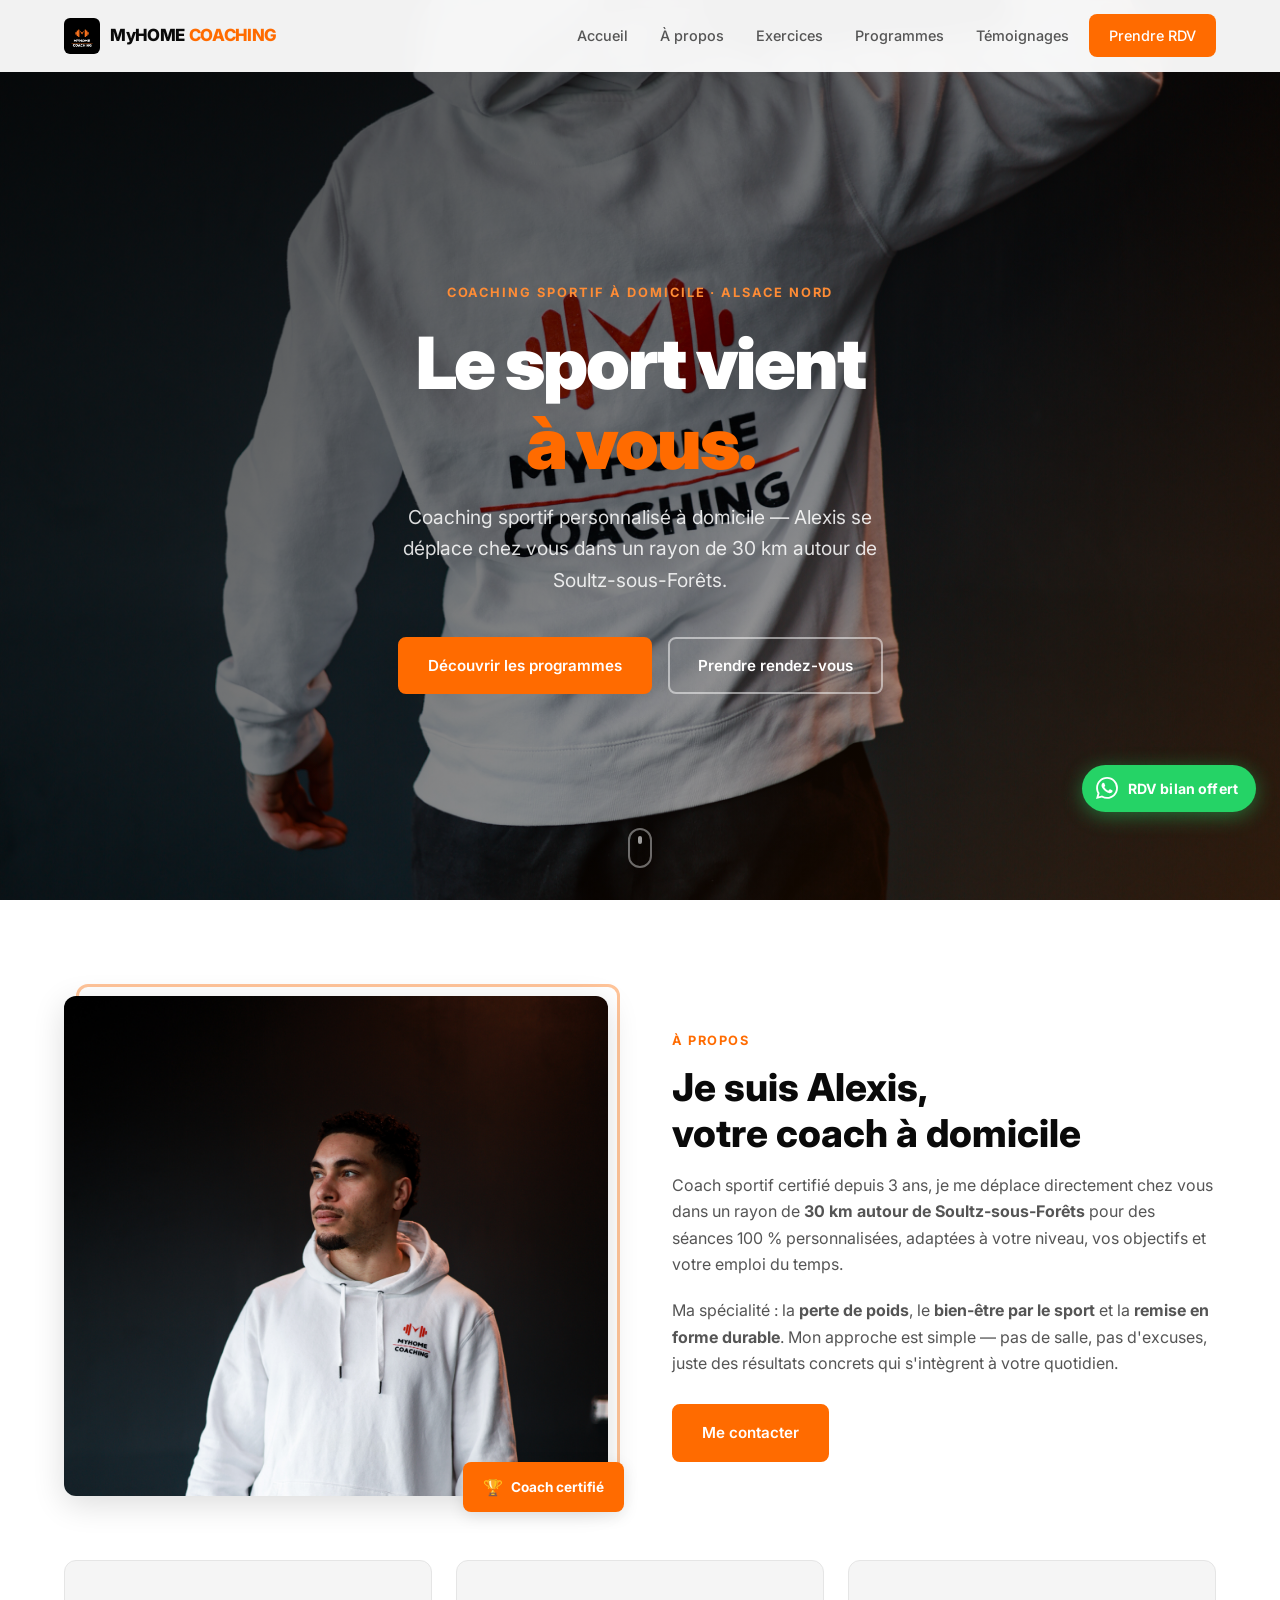
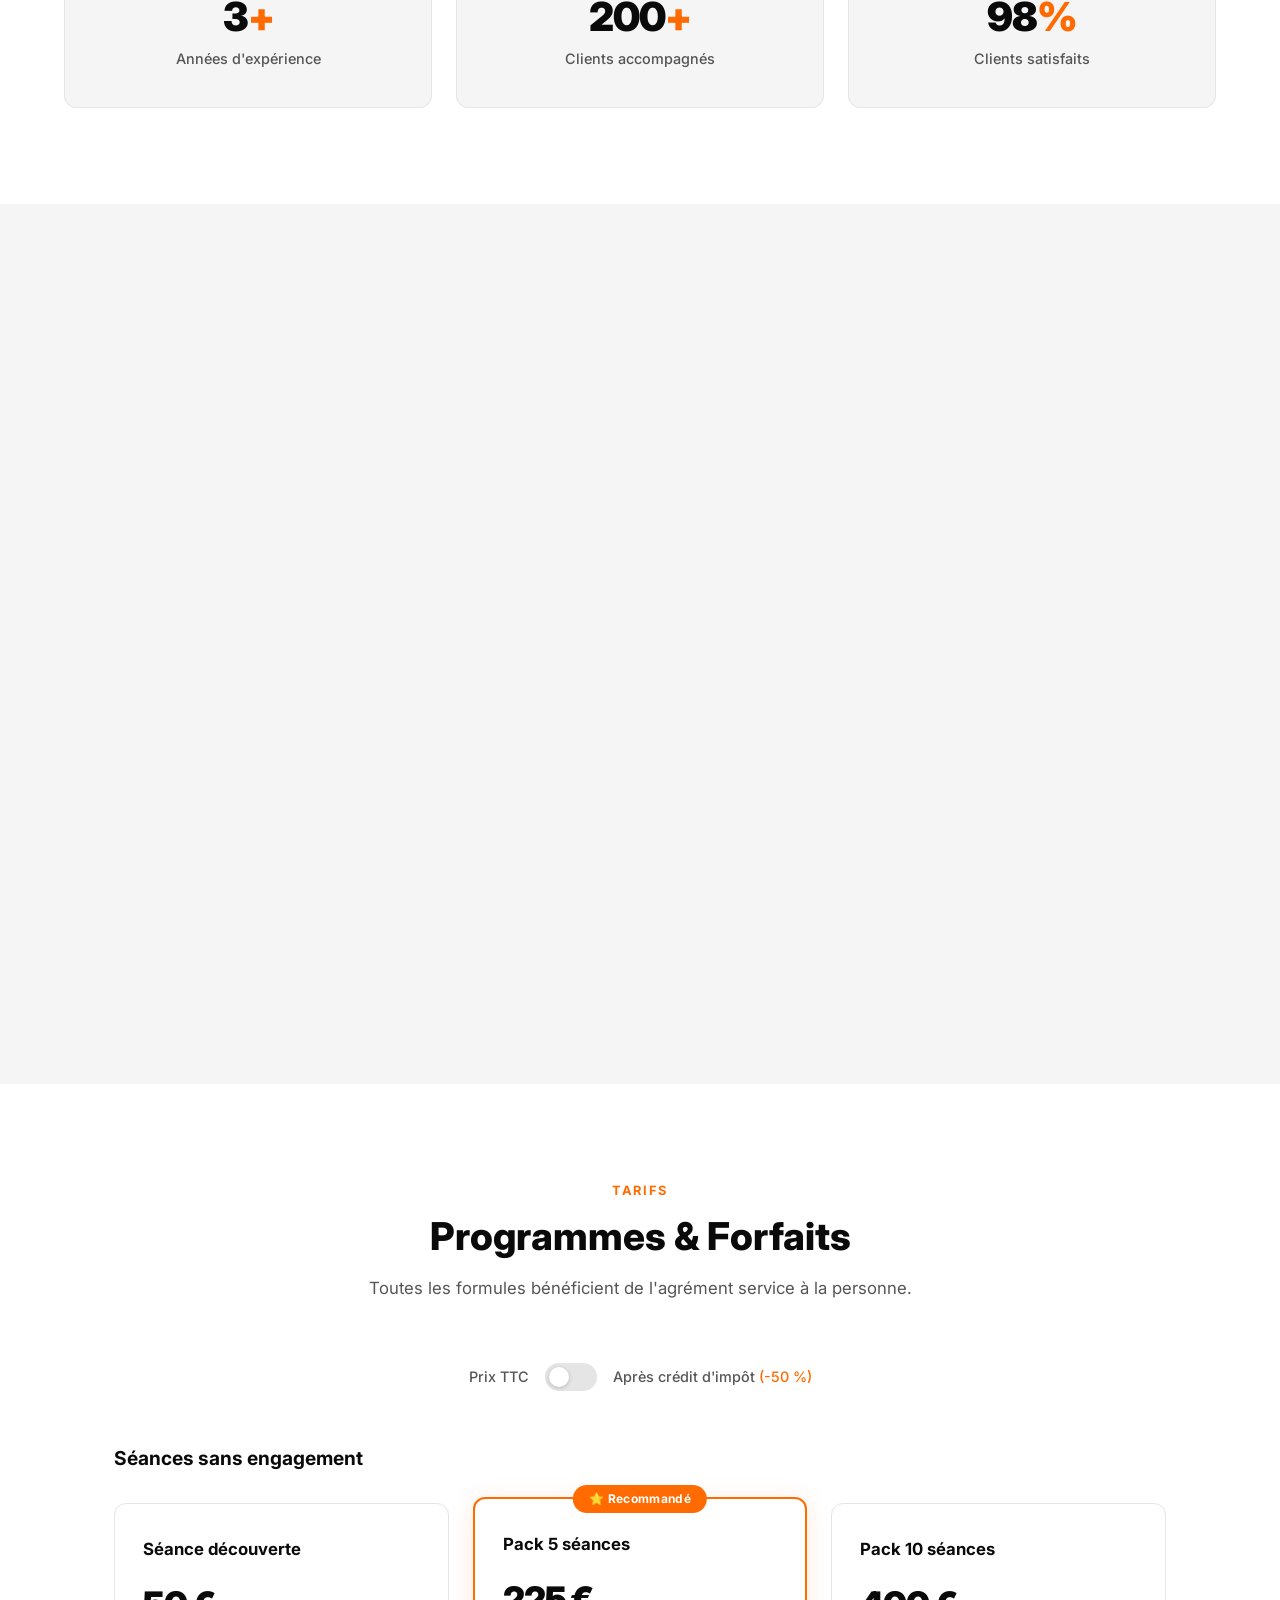
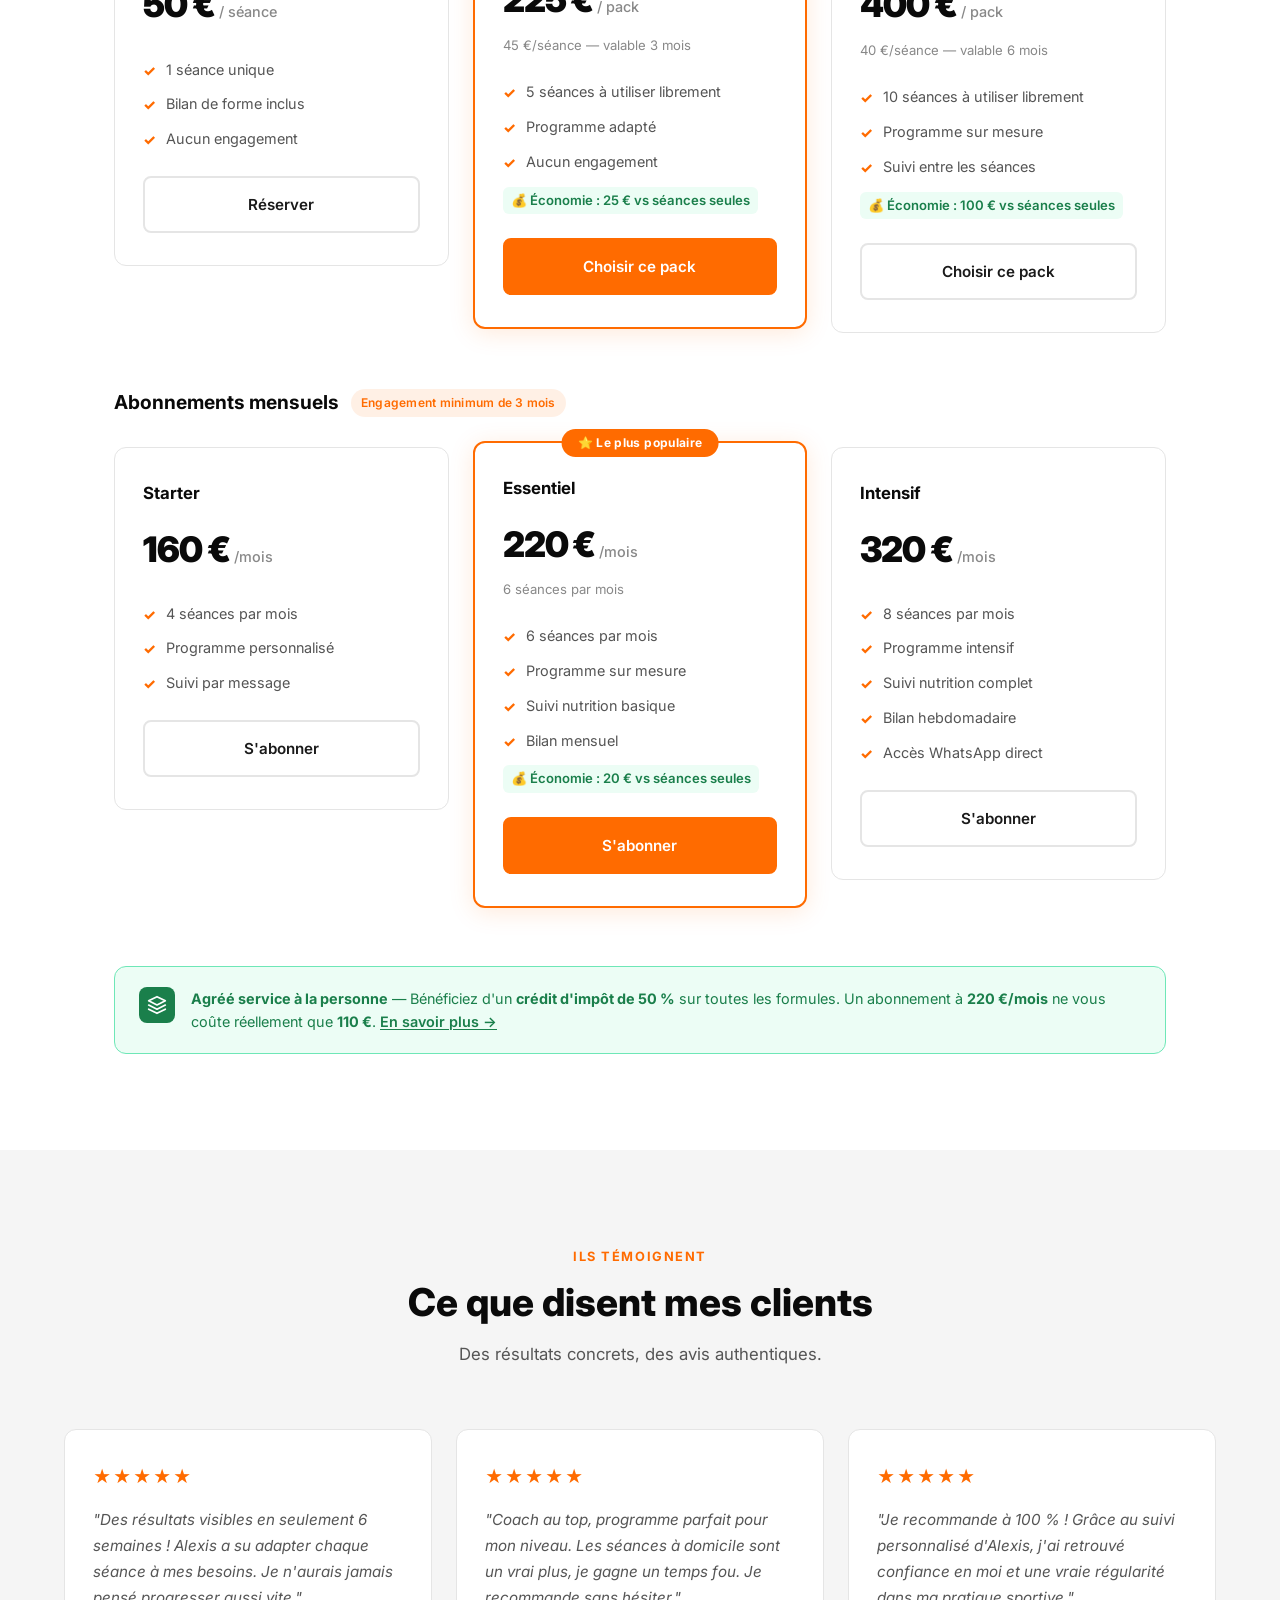
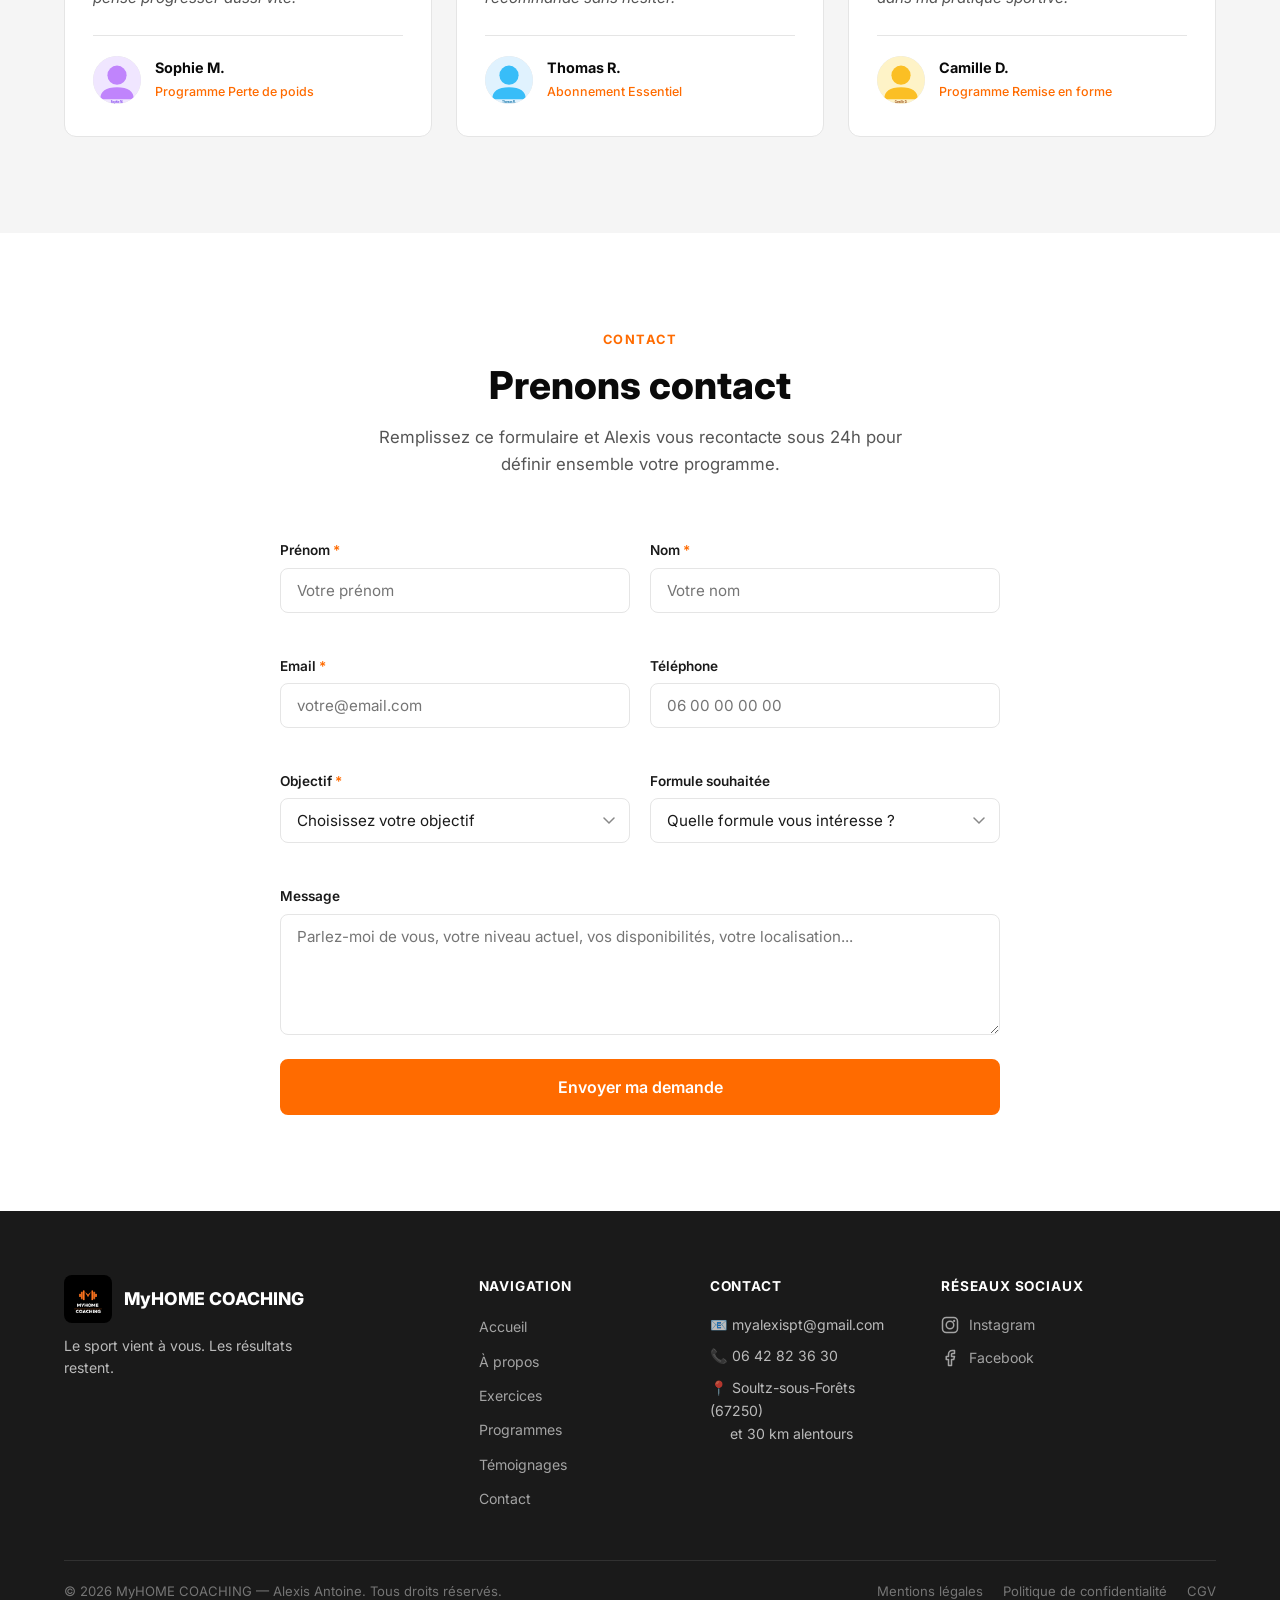
<file: index.html>
<!DOCTYPE html>
<html lang="fr">
<head>
  <meta charset="UTF-8" />
  <meta name="viewport" content="width=device-width, initial-scale=1.0" />
  <title>MyHOME COACHING — Coach sportif à domicile | Soultz-sous-Forêts (67)</title>
  <meta name="description" content="Alexis Antoine, coach sportif certifié à domicile. Séances personnalisées en perte de poids, remise en forme et bien-être dans un rayon de 30 km autour de Soultz-sous-Forêts (67). Bilan offert." />
  <meta name="keywords" content="coach sportif domicile, coaching sportif Soultz-sous-Forêts, coach sportif Alsace, perte de poids domicile, remise en forme, personal trainer 67, coach à domicile Bas-Rhin, MyHOME COACHING, Alexis Antoine coach" />
  <meta name="author" content="Alexis Antoine — MyHOME COACHING" />
  <meta name="robots" content="index, follow" />
  <link rel="canonical" href="https://www.myhomecoaching.fr/" />

  <!-- Open Graph (partage Facebook / Instagram) -->
  <meta property="og:type" content="website" />
  <meta property="og:url" content="https://www.myhomecoaching.fr/" />
  <meta property="og:title" content="MyHOME COACHING — Coach sportif à domicile | Soultz-sous-Forêts" />
  <meta property="og:description" content="Alexis Antoine, coach sportif certifié. Séances personnalisées à domicile dans un rayon de 30 km autour de Soultz-sous-Forêts (67). Bilan découverte offert !" />
  <meta property="og:image" content="https://www.myhomecoaching.fr/images/hero-bg.jpg" />
  <meta property="og:locale" content="fr_FR" />
  <meta property="og:site_name" content="MyHOME COACHING" />

  <!-- Twitter Card -->
  <meta name="twitter:card" content="summary_large_image" />
  <meta name="twitter:title" content="MyHOME COACHING — Coach sportif à domicile" />
  <meta name="twitter:description" content="Séances de sport personnalisées à domicile en Alsace Nord. Perte de poids, remise en forme, bien-être. Bilan offert !" />
  <meta name="twitter:image" content="https://www.myhomecoaching.fr/images/hero-bg.jpg" />

  <!-- Données structurées Google (Schema.org) — Référencement local -->
  <script type="application/ld+json">
  {
    "@context": "https://schema.org",
    "@type": "LocalBusiness",
    "name": "MyHOME COACHING",
    "description": "Coach sportif certifié à domicile spécialisé en perte de poids, remise en forme et bien-être. Déplacement dans un rayon de 30 km autour de Soultz-sous-Forêts.",
    "url": "https://www.myhomecoaching.fr",
    "telephone": "+33642823630",
    "email": "myalexispt@gmail.com",
    "image": "https://www.myhomecoaching.fr/images/hero-bg.jpg",
    "logo": "https://www.myhomecoaching.fr/images/logo.png",
    "priceRange": "€€",
    "founder": {
      "@type": "Person",
      "name": "Alexis Antoine",
      "jobTitle": "Coach sportif certifié"
    },
    "address": {
      "@type": "PostalAddress",
      "addressLocality": "Soultz-sous-Forêts",
      "postalCode": "67250",
      "addressRegion": "Bas-Rhin",
      "addressCountry": "FR"
    },
    "geo": {
      "@type": "GeoCoordinates",
      "latitude": 48.9378,
      "longitude": 7.8989
    },
    "areaServed": {
      "@type": "GeoCircle",
      "geoMidpoint": {
        "@type": "GeoCoordinates",
        "latitude": 48.9378,
        "longitude": 7.8989
      },
      "geoRadius": "30000"
    },
    "openingHoursSpecification": [
      {
        "@type": "OpeningHoursSpecification",
        "dayOfWeek": ["Monday","Tuesday","Wednesday","Thursday","Friday"],
        "opens": "07:00",
        "closes": "20:00"
      },
      {
        "@type": "OpeningHoursSpecification",
        "dayOfWeek": "Saturday",
        "opens": "08:00",
        "closes": "18:00"
      }
    ],
    "sameAs": [
      "https://www.instagram.com/myhome_coaching",
      "https://www.facebook.com/profile.php?id=61586638469143"
    ],
    "hasOfferCatalog": {
      "@type": "OfferCatalog",
      "name": "Programmes de coaching sportif",
      "itemListElement": [
        {
          "@type": "Offer",
          "name": "Séance découverte",
          "price": "50",
          "priceCurrency": "EUR"
        },
        {
          "@type": "Offer",
          "name": "Pack 5 séances",
          "price": "225",
          "priceCurrency": "EUR"
        },
        {
          "@type": "Offer",
          "name": "Abonnement Essentiel",
          "price": "220",
          "priceCurrency": "EUR"
        }
      ]
    }
  }
  </script>

  <!-- Google Fonts -->
  <link rel="preconnect" href="https://fonts.googleapis.com" />
  <link rel="preconnect" href="https://fonts.gstatic.com" crossorigin />
  <link href="https://fonts.googleapis.com/css2?family=Inter:wght@300;400;500;600;700;800;900&display=swap" rel="stylesheet" />

  <!-- PayPal SDK — remplacez YOUR_CLIENT_ID par votre vrai client-id PayPal -->
  <script src="https://www.paypal.com/sdk/js?client-id=YOUR_CLIENT_ID&vault=true&intent=subscription" defer></script>

  <link rel="stylesheet" href="style.css" />
</head>
<body>

  <!-- ============================================================
       NAVIGATION
  ============================================================ -->
  <header class="navbar" id="navbar">
    <div class="nav-container">
      <a href="#accueil" class="nav-logo">
        <img src="images/logo.png" alt="MyHOME COACHING" class="nav-logo-img" />
        <span class="nav-logo-text">MyHOME <span class="accent">COACHING</span></span>
      </a>

      <nav class="nav-links" id="nav-links" aria-label="Navigation principale">
        <a href="#accueil">Accueil</a>
        <a href="#apropos">À propos</a>
        <a href="#exercices">Exercices</a>
        <a href="#programmes">Programmes</a>
        <a href="#temoignages">Témoignages</a>
        <a href="#contact" class="nav-cta">Prendre RDV</a>
      </nav>

      <button class="hamburger" id="hamburger" aria-label="Ouvrir le menu" aria-expanded="false">
        <span></span>
        <span></span>
        <span></span>
      </button>
    </div>
  </header>

  <!-- ============================================================
       SECTION 1 — HERO
  ============================================================ -->
  <section class="hero" id="accueil">
    <div class="hero-bg">
      <img src="images/hero-bg.jpg" alt="Alexis Antoine — MyHOME COACHING" class="hero-img" />
      <div class="hero-overlay"></div>
    </div>
    <div class="hero-content fade-in">
      <p class="hero-eyebrow">Coaching sportif à domicile · Alsace Nord</p>
      <h1 class="hero-title">Le sport vient<br /><span class="accent">à vous.</span></h1>
      <p class="hero-subtitle">Coaching sportif personnalisé à domicile — Alexis se déplace chez vous dans un rayon de 30 km autour de Soultz-sous-Forêts.</p>
      <div class="hero-buttons">
        <a href="#programmes" class="btn btn-primary">Découvrir les programmes</a>
        <a href="#contact" class="btn btn-outline">Prendre rendez-vous</a>
      </div>
    </div>
    <div class="hero-scroll-indicator">
      <span></span>
    </div>
  </section>

  <!-- ============================================================
       SECTION 2 — À PROPOS
  ============================================================ -->
  <section class="section apropos" id="apropos">
    <div class="container">
      <div class="apropos-grid">

        <div class="apropos-image fade-in">
          <div class="image-frame">
            <img src="images/coach.jpg" alt="Alexis Antoine — Coach sportif MyHOME COACHING" />
            <div class="image-badge">
              <span class="badge-icon">🏆</span>
              <span>Coach certifié</span>
            </div>
          </div>
        </div>

        <div class="apropos-content fade-in">
          <p class="section-eyebrow">À propos</p>
          <h2 class="section-title">Je suis Alexis,<br />votre coach à domicile</h2>
          <p class="apropos-text">
            Coach sportif certifié depuis 3 ans, je me déplace directement chez vous dans un rayon
            de <strong>30 km autour de Soultz-sous-Forêts</strong> pour des séances 100 % personnalisées,
            adaptées à votre niveau, vos objectifs et votre emploi du temps.
          </p>
          <p class="apropos-text">
            Ma spécialité : la <strong>perte de poids</strong>, le <strong>bien-être par le sport</strong>
            et la <strong>remise en forme durable</strong>. Mon approche est simple — pas de salle,
            pas d'excuses, juste des résultats concrets qui s'intègrent à votre quotidien.
          </p>
          <a href="#contact" class="btn btn-primary">Me contacter</a>
        </div>

      </div>

      <!-- Chiffres clés -->
      <div class="stats-grid fade-in">
        <div class="stat-card">
          <span class="stat-number">3<span class="accent">+</span></span>
          <span class="stat-label">Années d'expérience</span>
        </div>
        <div class="stat-card">
          <span class="stat-number">200<span class="accent">+</span></span>
          <span class="stat-label">Clients accompagnés</span>
        </div>
        <div class="stat-card">
          <span class="stat-number">98<span class="accent">%</span></span>
          <span class="stat-label">Clients satisfaits</span>
        </div>
      </div>
    </div>
  </section>

  <!-- ============================================================
       SECTION 3 — EXERCICES
  ============================================================ -->
  <section class="section exercices bg-light" id="exercices">
    <div class="container">
      <div class="section-header fade-in">
        <p class="section-eyebrow">Ce que je propose</p>
        <h2 class="section-title">Mes exercices</h2>
        <p class="section-subtitle">Des disciplines variées, toutes adaptées à votre domicile et à votre niveau.</p>
      </div>

      <div class="exercices-grid">

        <div class="exercise-card fade-in">
          <div class="exercise-icon">
            <svg viewBox="0 0 48 48" fill="none" xmlns="http://www.w3.org/2000/svg" aria-hidden="true">
              <rect x="4" y="20" width="8" height="8" rx="2" fill="currentColor" opacity=".3"/>
              <rect x="36" y="20" width="8" height="8" rx="2" fill="currentColor" opacity=".3"/>
              <rect x="10" y="16" width="6" height="16" rx="3" fill="currentColor"/>
              <rect x="32" y="16" width="6" height="16" rx="3" fill="currentColor"/>
              <rect x="14" y="22" width="20" height="4" rx="2" fill="currentColor"/>
              <circle cx="24" cy="30" r="5" fill="currentColor" opacity=".4"/>
            </svg>
          </div>
          <h3 class="exercise-name">Renforcement musculaire</h3>
          <p class="exercise-desc">Sculptez et tonifiez chaque groupe musculaire sans salle de sport.</p>
        </div>

        <div class="exercise-card fade-in">
          <div class="exercise-icon">
            <svg viewBox="0 0 48 48" fill="none" xmlns="http://www.w3.org/2000/svg" aria-hidden="true">
              <circle cx="24" cy="10" r="5" fill="currentColor"/>
              <path d="M24 15 L20 28 L14 24 M24 15 L28 28 L34 24" stroke="currentColor" stroke-width="3" stroke-linecap="round" stroke-linejoin="round" fill="none"/>
              <path d="M20 28 L18 38 M28 28 L30 38" stroke="currentColor" stroke-width="3" stroke-linecap="round" fill="none"/>
              <path d="M10 32 L20 30 M28 30 L38 32" stroke="currentColor" stroke-width="2.5" stroke-linecap="round" fill="none" opacity=".5"/>
            </svg>
          </div>
          <h3 class="exercise-name">Cardio HIIT</h3>
          <p class="exercise-desc">Brûlez des calories avec des exercices d'intervalle à haute intensité.</p>
        </div>

        <div class="exercise-card fade-in">
          <div class="exercise-icon">
            <svg viewBox="0 0 48 48" fill="none" xmlns="http://www.w3.org/2000/svg" aria-hidden="true">
              <circle cx="24" cy="8" r="4" fill="currentColor"/>
              <path d="M24 12 L24 26" stroke="currentColor" stroke-width="3" stroke-linecap="round"/>
              <path d="M8 20 Q16 14 24 20 Q32 26 40 20" stroke="currentColor" stroke-width="2.5" stroke-linecap="round" fill="none"/>
              <path d="M18 26 L14 38 M30 26 L34 38" stroke="currentColor" stroke-width="3" stroke-linecap="round"/>
              <path d="M14 38 Q16 42 20 40 M34 38 Q32 42 28 40" stroke="currentColor" stroke-width="2.5" stroke-linecap="round" fill="none"/>
            </svg>
          </div>
          <h3 class="exercise-name">Yoga & Stretching</h3>
          <p class="exercise-desc">Gagnez en souplesse, réduisez le stress et améliorez votre posture.</p>
        </div>

        <div class="exercise-card fade-in">
          <div class="exercise-icon">
            <svg viewBox="0 0 48 48" fill="none" xmlns="http://www.w3.org/2000/svg" aria-hidden="true">
              <ellipse cx="24" cy="38" rx="16" ry="4" fill="currentColor" opacity=".2"/>
              <circle cx="24" cy="10" r="4" fill="currentColor"/>
              <path d="M24 14 L24 30" stroke="currentColor" stroke-width="3" stroke-linecap="round"/>
              <path d="M10 22 L24 18 L38 22" stroke="currentColor" stroke-width="2.5" stroke-linecap="round" fill="none"/>
              <path d="M18 30 L16 40 M30 30 L32 40" stroke="currentColor" stroke-width="3" stroke-linecap="round"/>
            </svg>
          </div>
          <h3 class="exercise-name">Pilates</h3>
          <p class="exercise-desc">Renforcez vos abdominaux profonds et améliorez votre posture en douceur.</p>
        </div>

        <div class="exercise-card fade-in">
          <div class="exercise-icon">
            <svg viewBox="0 0 48 48" fill="none" xmlns="http://www.w3.org/2000/svg" aria-hidden="true">
              <path d="M8 36 L20 20 L24 26 L30 16 L40 36 Z" fill="currentColor" opacity=".3"/>
              <path d="M8 36 L20 20 L24 26 L30 16 L40 36" stroke="currentColor" stroke-width="2.5" stroke-linejoin="round" fill="none"/>
              <circle cx="30" cy="12" r="4" fill="currentColor"/>
              <path d="M26 12 L22 18" stroke="currentColor" stroke-width="2" stroke-linecap="round"/>
            </svg>
          </div>
          <h3 class="exercise-name">Perte de poids</h3>
          <p class="exercise-desc">Programmes ciblés pour une perte de poids durable et saine.</p>
        </div>

        <div class="exercise-card fade-in">
          <div class="exercise-icon">
            <svg viewBox="0 0 48 48" fill="none" xmlns="http://www.w3.org/2000/svg" aria-hidden="true">
              <path d="M24 6 L28 16 L40 16 L30 23 L34 34 L24 27 L14 34 L18 23 L8 16 L20 16 Z" fill="currentColor" opacity=".3" stroke="currentColor" stroke-width="2" stroke-linejoin="round"/>
            </svg>
          </div>
          <h3 class="exercise-name">Remise en forme</h3>
          <p class="exercise-desc">Retrouvez énergie et vitalité grâce à un suivi complet et motivant.</p>
        </div>

      </div>
    </div>
  </section>

  <!-- ============================================================
       SECTION 4 — PROGRAMMES / FORFAITS
  ============================================================ -->
  <section class="section programmes" id="programmes">
    <div class="container">

      <div class="section-header fade-in">
        <p class="section-eyebrow">Tarifs</p>
        <h2 class="section-title">Programmes & Forfaits</h2>
        <p class="section-subtitle">Toutes les formules bénéficient de l'agrément service à la personne.</p>
      </div>

      <!-- Toggle crédit d'impôt -->
      <div class="tax-toggle fade-in">
        <span class="toggle-label">Prix TTC</span>
        <label class="switch" for="tax-toggle">
          <input type="checkbox" id="tax-toggle" aria-label="Afficher les prix après crédit d'impôt" />
          <span class="slider"></span>
        </label>
        <span class="toggle-label">Après crédit d'impôt <span class="accent">(-50 %)</span></span>
      </div>

      <!-- ===== BLOC A : Séances sans engagement ===== -->
      <div class="pricing-block fade-in">
        <h3 class="pricing-block-title">Séances sans engagement</h3>
        <div class="pricing-grid">

          <!-- Carte 1 -->
          <div class="pricing-card">
            <div class="pricing-header">
              <h4 class="plan-name">Séance découverte</h4>
              <div class="plan-price">
                <span class="price-amount" data-full="50" data-tax="25">50 €</span>
                <span class="price-per"> / séance</span>
              </div>
              <p class="price-tax-note" style="display:none;">soit <strong data-full="50" data-tax="25">25 €</strong> après crédit d'impôt</p>
            </div>
            <ul class="plan-features">
              <li><span class="feat-check">✓</span> 1 séance unique</li>
              <li><span class="feat-check">✓</span> Bilan de forme inclus</li>
              <li><span class="feat-check">✓</span> Aucun engagement</li>
            </ul>
            <a href="#contact" class="btn btn-outline btn-full">Réserver</a>
          </div>

          <!-- Carte 2 — Mis en avant -->
          <div class="pricing-card featured">
            <div class="featured-badge">⭐ Recommandé</div>
            <div class="pricing-header">
              <h4 class="plan-name">Pack 5 séances</h4>
              <div class="plan-price">
                <span class="price-amount" data-full="225" data-tax="112.50">225 €</span>
                <span class="price-per"> / pack</span>
              </div>
              <p class="price-sub">45 €/séance — valable 3 mois</p>
              <p class="price-tax-note" style="display:none;">soit <strong data-full="225" data-tax="112.50">112,50 €</strong> après crédit d'impôt</p>
            </div>
            <ul class="plan-features">
              <li><span class="feat-check">✓</span> 5 séances à utiliser librement</li>
              <li><span class="feat-check">✓</span> Programme adapté</li>
              <li><span class="feat-check">✓</span> Aucun engagement</li>
              <li><span class="feat-savings">💰 Économie : 25 € vs séances seules</span></li>
            </ul>
            <a href="#contact" class="btn btn-primary btn-full">Choisir ce pack</a>
          </div>

          <!-- Carte 3 -->
          <div class="pricing-card">
            <div class="pricing-header">
              <h4 class="plan-name">Pack 10 séances</h4>
              <div class="plan-price">
                <span class="price-amount" data-full="400" data-tax="200">400 €</span>
                <span class="price-per"> / pack</span>
              </div>
              <p class="price-sub">40 €/séance — valable 6 mois</p>
              <p class="price-tax-note" style="display:none;">soit <strong data-full="400" data-tax="200">200 €</strong> après crédit d'impôt</p>
            </div>
            <ul class="plan-features">
              <li><span class="feat-check">✓</span> 10 séances à utiliser librement</li>
              <li><span class="feat-check">✓</span> Programme sur mesure</li>
              <li><span class="feat-check">✓</span> Suivi entre les séances</li>
              <li><span class="feat-savings">💰 Économie : 100 € vs séances seules</span></li>
            </ul>
            <a href="#contact" class="btn btn-outline btn-full">Choisir ce pack</a>
          </div>

        </div>
      </div>

      <!-- ===== BLOC B : Abonnements mensuels ===== -->
      <div class="pricing-block fade-in">
        <h3 class="pricing-block-title">Abonnements mensuels <span class="badge-no-commit">Engagement minimum de 3 mois</span></h3>
        <div class="pricing-grid">

          <!-- Starter -->
          <div class="pricing-card">
            <div class="pricing-header">
              <h4 class="plan-name">Starter</h4>
              <div class="plan-price">
                <span class="price-amount" data-full="160" data-tax="80">160 €</span>
                <span class="price-per">/mois</span>
              </div>
              <p class="price-tax-note" style="display:none;">soit <strong data-full="160" data-tax="80">80 €</strong>/mois après crédit d'impôt</p>
            </div>
            <ul class="plan-features">
              <li><span class="feat-check">✓</span> 4 séances par mois</li>
              <li><span class="feat-check">✓</span> Programme personnalisé</li>
              <li><span class="feat-check">✓</span> Suivi par message</li>
            </ul>
            <!-- Bouton PayPal Starter -->
            <!-- Remplacez plan-id="PLAN_ID_STARTER" par votre vrai Plan ID PayPal -->
            <div id="paypal-starter" class="paypal-btn-container"></div>
            <p class="paypal-fallback"><a href="#contact" class="btn btn-outline btn-full">S'abonner</a></p>
          </div>

          <!-- Essentiel — Mis en avant -->
          <div class="pricing-card featured">
            <div class="featured-badge">⭐ Le plus populaire</div>
            <div class="pricing-header">
              <h4 class="plan-name">Essentiel</h4>
              <div class="plan-price">
                <span class="price-amount" data-full="220" data-tax="110">220 €</span>
                <span class="price-per">/mois</span>
              </div>
              <p class="price-sub">6 séances par mois</p>
              <p class="price-tax-note" style="display:none;">soit <strong data-full="220" data-tax="110">110 €</strong>/mois après crédit d'impôt</p>
            </div>
            <ul class="plan-features">
              <li><span class="feat-check">✓</span> 6 séances par mois</li>
              <li><span class="feat-check">✓</span> Programme sur mesure</li>
              <li><span class="feat-check">✓</span> Suivi nutrition basique</li>
              <li><span class="feat-check">✓</span> Bilan mensuel</li>
              <li><span class="feat-savings">💰 Économie : 20 € vs séances seules</span></li>
            </ul>
            <!-- Bouton PayPal Essentiel -->
            <!-- Remplacez plan-id="PLAN_ID_ESSENTIEL" par votre vrai Plan ID PayPal -->
            <div id="paypal-essentiel" class="paypal-btn-container"></div>
            <p class="paypal-fallback"><a href="#contact" class="btn btn-primary btn-full">S'abonner</a></p>
          </div>

          <!-- Intensif -->
          <div class="pricing-card">
            <div class="pricing-header">
              <h4 class="plan-name">Intensif</h4>
              <div class="plan-price">
                <span class="price-amount" data-full="320" data-tax="160">320 €</span>
                <span class="price-per">/mois</span>
              </div>
              <p class="price-tax-note" style="display:none;">soit <strong data-full="320" data-tax="160">160 €</strong>/mois après crédit d'impôt</p>
            </div>
            <ul class="plan-features">
              <li><span class="feat-check">✓</span> 8 séances par mois</li>
              <li><span class="feat-check">✓</span> Programme intensif</li>
              <li><span class="feat-check">✓</span> Suivi nutrition complet</li>
              <li><span class="feat-check">✓</span> Bilan hebdomadaire</li>
              <li><span class="feat-check">✓</span> Accès WhatsApp direct</li>
            </ul>
            <!-- Bouton PayPal Intensif -->
            <!-- Remplacez plan-id="PLAN_ID_INTENSIF" par votre vrai Plan ID PayPal -->
            <div id="paypal-intensif" class="paypal-btn-container"></div>
            <p class="paypal-fallback"><a href="#contact" class="btn btn-outline btn-full">S'abonner</a></p>
          </div>

        </div>
      </div>

      <!-- Bandeau crédit d'impôt -->
      <div class="tax-banner fade-in">
        <div class="tax-banner-icon">
          <svg viewBox="0 0 24 24" fill="none" aria-hidden="true">
            <path d="M12 2L2 7l10 5 10-5-10-5zM2 17l10 5 10-5M2 12l10 5 10-5" stroke="currentColor" stroke-width="2" stroke-linecap="round" stroke-linejoin="round"/>
          </svg>
        </div>
        <div class="tax-banner-text">
          <strong>Agréé service à la personne</strong> — Bénéficiez d'un <strong>crédit d'impôt de 50 %</strong> sur toutes les formules.
          Un abonnement à <strong>220 €/mois</strong> ne vous coûte réellement que <strong>110 €</strong>.
          <a href="https://www.impots.gouv.fr/particulier/les-services-la-personne" target="_blank" rel="noopener noreferrer">En savoir plus →</a>
        </div>
      </div>

    </div>
  </section>

  <!-- ============================================================
       SECTION 5 — TÉMOIGNAGES
  ============================================================ -->
  <section class="section temoignages bg-light" id="temoignages">
    <div class="container">
      <div class="section-header fade-in">
        <p class="section-eyebrow">Ils témoignent</p>
        <h2 class="section-title">Ce que disent mes clients</h2>
        <p class="section-subtitle">Des résultats concrets, des avis authentiques.</p>
      </div>

      <div class="temoignages-grid">

        <div class="temoignage-card fade-in">
          <div class="temoignage-stars" aria-label="5 étoiles sur 5">
            <span>★</span><span>★</span><span>★</span><span>★</span><span>★</span>
          </div>
          <p class="temoignage-text">"Des résultats visibles en seulement 6 semaines ! Alexis a su adapter chaque séance à mes besoins. Je n'aurais jamais pensé progresser aussi vite."</p>
          <div class="temoignage-author">
            <div class="author-avatar">
              <img src="images/client-sophie.svg" alt="Sophie M." />
            </div>
            <div class="author-info">
              <span class="author-name">Sophie M.</span>
              <span class="author-detail">Programme Perte de poids</span>
            </div>
          </div>
        </div>

        <div class="temoignage-card fade-in">
          <div class="temoignage-stars" aria-label="5 étoiles sur 5">
            <span>★</span><span>★</span><span>★</span><span>★</span><span>★</span>
          </div>
          <p class="temoignage-text">"Coach au top, programme parfait pour mon niveau. Les séances à domicile sont un vrai plus, je gagne un temps fou. Je recommande sans hésiter."</p>
          <div class="temoignage-author">
            <div class="author-avatar">
              <img src="images/client-thomas.svg" alt="Thomas R." />
            </div>
            <div class="author-info">
              <span class="author-name">Thomas R.</span>
              <span class="author-detail">Abonnement Essentiel</span>
            </div>
          </div>
        </div>

        <div class="temoignage-card fade-in">
          <div class="temoignage-stars" aria-label="5 étoiles sur 5">
            <span>★</span><span>★</span><span>★</span><span>★</span><span>★</span>
          </div>
          <p class="temoignage-text">"Je recommande à 100 % ! Grâce au suivi personnalisé d'Alexis, j'ai retrouvé confiance en moi et une vraie régularité dans ma pratique sportive."</p>
          <div class="temoignage-author">
            <div class="author-avatar">
              <img src="images/client-camille.svg" alt="Camille D." />
            </div>
            <div class="author-info">
              <span class="author-name">Camille D.</span>
              <span class="author-detail">Programme Remise en forme</span>
            </div>
          </div>
        </div>

      </div>
    </div>
  </section>

  <!-- ============================================================
       SECTION 6 — CONTACT / PRISE DE RDV
  ============================================================ -->
  <section class="section contact" id="contact">
    <div class="container">
      <div class="section-header fade-in">
        <p class="section-eyebrow">Contact</p>
        <h2 class="section-title">Prenons contact</h2>
        <p class="section-subtitle">Remplissez ce formulaire et Alexis vous recontacte sous 24h pour définir ensemble votre programme.</p>
      </div>

      <div class="contact-wrapper fade-in">
        <form class="contact-form" id="contact-form" novalidate>

          <div class="form-row">
            <div class="form-group">
              <label for="prenom">Prénom <span class="required">*</span></label>
              <input type="text" id="prenom" name="prenom" placeholder="Votre prénom" autocomplete="given-name" required />
              <span class="field-error" id="prenom-error"></span>
            </div>
            <div class="form-group">
              <label for="nom">Nom <span class="required">*</span></label>
              <input type="text" id="nom" name="nom" placeholder="Votre nom" autocomplete="family-name" required />
              <span class="field-error" id="nom-error"></span>
            </div>
          </div>

          <div class="form-row">
            <div class="form-group">
              <label for="email">Email <span class="required">*</span></label>
              <input type="email" id="email" name="email" placeholder="votre@email.com" autocomplete="email" required />
              <span class="field-error" id="email-error"></span>
            </div>
            <div class="form-group">
              <label for="telephone">Téléphone</label>
              <input type="tel" id="telephone" name="telephone" placeholder="06 00 00 00 00" autocomplete="tel" />
            </div>
          </div>

          <div class="form-row">
            <div class="form-group">
              <label for="objectif">Objectif <span class="required">*</span></label>
              <select id="objectif" name="objectif" required>
                <option value="" disabled selected>Choisissez votre objectif</option>
                <option value="perte-poids">Perte de poids</option>
                <option value="renforcement">Renforcement musculaire</option>
                <option value="remise-forme">Remise en forme</option>
                <option value="autre">Autre</option>
              </select>
              <span class="field-error" id="objectif-error"></span>
            </div>
            <div class="form-group">
              <label for="formule">Formule souhaitée</label>
              <select id="formule" name="formule">
                <option value="" disabled selected>Quelle formule vous intéresse ?</option>
                <optgroup label="Séances sans engagement">
                  <option value="decouverte">Séance découverte — 50 €</option>
                  <option value="pack5">Pack 5 séances — 225 €</option>
                  <option value="pack10">Pack 10 séances — 400 €</option>
                </optgroup>
                <optgroup label="Abonnements mensuels">
                  <option value="starter">Starter — 160 €/mois</option>
                  <option value="essentiel">Essentiel — 220 €/mois</option>
                  <option value="intensif">Intensif — 320 €/mois</option>
                </optgroup>
                <option value="non-defini">Je ne sais pas encore</option>
              </select>
            </div>
          </div>

          <div class="form-group">
            <label for="message">Message</label>
            <textarea id="message" name="message" rows="5" placeholder="Parlez-moi de vous, votre niveau actuel, vos disponibilités, votre localisation..."></textarea>
          </div>

          <button type="submit" class="btn btn-primary btn-full btn-submit">
            <span class="btn-text">Envoyer ma demande</span>
            <span class="btn-loading" style="display:none;">Envoi en cours…</span>
          </button>

        </form>

        <!-- Message de confirmation -->
        <div class="form-success" id="form-success" style="display:none;" role="alert">
          <div class="success-icon">✓</div>
          <h3>Message envoyé !</h3>
          <p>Merci pour votre message. Alexis vous recontacte sous <strong>24h</strong> pour construire ensemble votre programme personnalisé.</p>
          <button class="btn btn-outline" id="reset-form">Envoyer un autre message</button>
        </div>

      </div>
    </div>
  </section>

  <!-- ============================================================
       FOOTER
  ============================================================ -->
  <footer class="footer" id="mentions-legales">
    <div class="container">
      <div class="footer-grid">

        <div class="footer-brand">
          <a href="#accueil" class="footer-logo">
            <img src="images/logo.png" alt="MyHOME COACHING" class="footer-logo-img" />
            <span>MyHOME COACHING</span>
          </a>
          <p class="footer-tagline">Le sport vient à vous. Les résultats restent.</p>
        </div>

        <div class="footer-nav">
          <h4>Navigation</h4>
          <ul>
            <li><a href="#accueil">Accueil</a></li>
            <li><a href="#apropos">À propos</a></li>
            <li><a href="#exercices">Exercices</a></li>
            <li><a href="#programmes">Programmes</a></li>
            <li><a href="#temoignages">Témoignages</a></li>
            <li><a href="#contact">Contact</a></li>
          </ul>
        </div>

        <div class="footer-contact">
          <h4>Contact</h4>
          <p>📧 <a href="mailto:myalexispt@gmail.com">myalexispt@gmail.com</a></p>
          <p>📞 <a href="tel:+33642823630">06 42 82 36 30</a></p>
          <p>📍 Soultz-sous-Forêts (67250)<br />&nbsp;&nbsp;&nbsp;&nbsp;&nbsp;et 30 km alentours</p>
        </div>

        <div class="footer-social">
          <h4>Réseaux sociaux</h4>
          <div class="social-links">
            <!-- Instagram -->
            <a href="https://www.instagram.com/myhome_coaching?igsh=eGxvMTZrdWF5cHM1" class="social-link" aria-label="Instagram" target="_blank" rel="noopener noreferrer">
              <svg viewBox="0 0 24 24" fill="none" xmlns="http://www.w3.org/2000/svg" aria-hidden="true">
                <rect x="2" y="2" width="20" height="20" rx="5" stroke="currentColor" stroke-width="2"/>
                <circle cx="12" cy="12" r="5" stroke="currentColor" stroke-width="2"/>
                <circle cx="17.5" cy="6.5" r="1.5" fill="currentColor"/>
              </svg>
              Instagram
            </a>
            <!-- Facebook -->
            <a href="https://www.facebook.com/profile.php?id=61586638469143" class="social-link" aria-label="Facebook" target="_blank" rel="noopener noreferrer">
              <svg viewBox="0 0 24 24" fill="none" xmlns="http://www.w3.org/2000/svg" aria-hidden="true">
                <path d="M18 2h-3a5 5 0 0 0-5 5v3H7v4h3v8h4v-8h3l1-4h-4V7a1 1 0 0 1 1-1h3z" stroke="currentColor" stroke-width="2" stroke-linecap="round" stroke-linejoin="round"/>
              </svg>
              Facebook
            </a>
          </div>
        </div>

      </div>

      <div class="footer-bottom">
        <p>&copy; <span id="current-year"></span> MyHOME COACHING — Alexis Antoine. Tous droits réservés.</p>
        <div class="footer-legal">
          <a href="mentions-legales.html">Mentions légales</a>
          <a href="politique-confidentialite.html">Politique de confidentialité</a>
          <a href="cgv.html">CGV</a>
        </div>
      </div>

    </div>
  </footer>

  <!-- Bouton WhatsApp flottant -->
  <a
    href="https://wa.me/33642823630?text=Bonjour%20Alexis%2C%20je%20souhaite%20profiter%20du%20bilan%20offert%20!"
    class="whatsapp-float"
    target="_blank"
    rel="noopener noreferrer"
    aria-label="Contacter sur WhatsApp"
  >
    <svg viewBox="0 0 24 24" fill="currentColor" xmlns="http://www.w3.org/2000/svg" aria-hidden="true">
      <path d="M17.472 14.382c-.297-.149-1.758-.867-2.03-.967-.273-.099-.471-.148-.67.15-.197.297-.767.966-.94 1.164-.173.199-.347.223-.644.075-.297-.15-1.255-.463-2.39-1.475-.883-.788-1.48-1.761-1.653-2.059-.173-.297-.018-.458.13-.606.134-.133.298-.347.446-.52.149-.174.198-.298.298-.497.099-.198.05-.371-.025-.52-.075-.149-.669-1.612-.916-2.207-.242-.579-.487-.5-.669-.51-.173-.008-.371-.01-.57-.01-.198 0-.52.074-.792.372-.272.297-1.04 1.016-1.04 2.479 0 1.462 1.065 2.875 1.213 3.074.149.198 2.096 3.2 5.077 4.487.709.306 1.262.489 1.694.625.712.227 1.36.195 1.871.118.571-.085 1.758-.719 2.006-1.413.248-.694.248-1.289.173-1.413-.074-.124-.272-.198-.57-.347m-5.421 7.403h-.004a9.87 9.87 0 01-5.031-1.378l-.361-.214-3.741.982.998-3.648-.235-.374a9.86 9.86 0 01-1.51-5.26c.001-5.45 4.436-9.884 9.888-9.884 2.64 0 5.122 1.03 6.988 2.898a9.825 9.825 0 012.893 6.994c-.003 5.45-4.437 9.884-9.885 9.884m8.413-18.297A11.815 11.815 0 0012.05 0C5.495 0 .16 5.335.157 11.892c0 2.096.547 4.142 1.588 5.945L.057 24l6.305-1.654a11.882 11.882 0 005.683 1.448h.005c6.554 0 11.89-5.335 11.893-11.893a11.821 11.821 0 00-3.48-8.413z"/>
    </svg>
    <span class="whatsapp-label">RDV bilan offert</span>
  </a>

  <!-- Bouton retour en haut -->
  <button class="back-to-top" id="back-to-top" aria-label="Retour en haut de page">
    <svg viewBox="0 0 24 24" fill="none" xmlns="http://www.w3.org/2000/svg" aria-hidden="true">
      <path d="M18 15l-6-6-6 6" stroke="currentColor" stroke-width="2.5" stroke-linecap="round" stroke-linejoin="round"/>
    </svg>
  </button>

  <script src="script.js"></script>
</body>
</html>
</file>
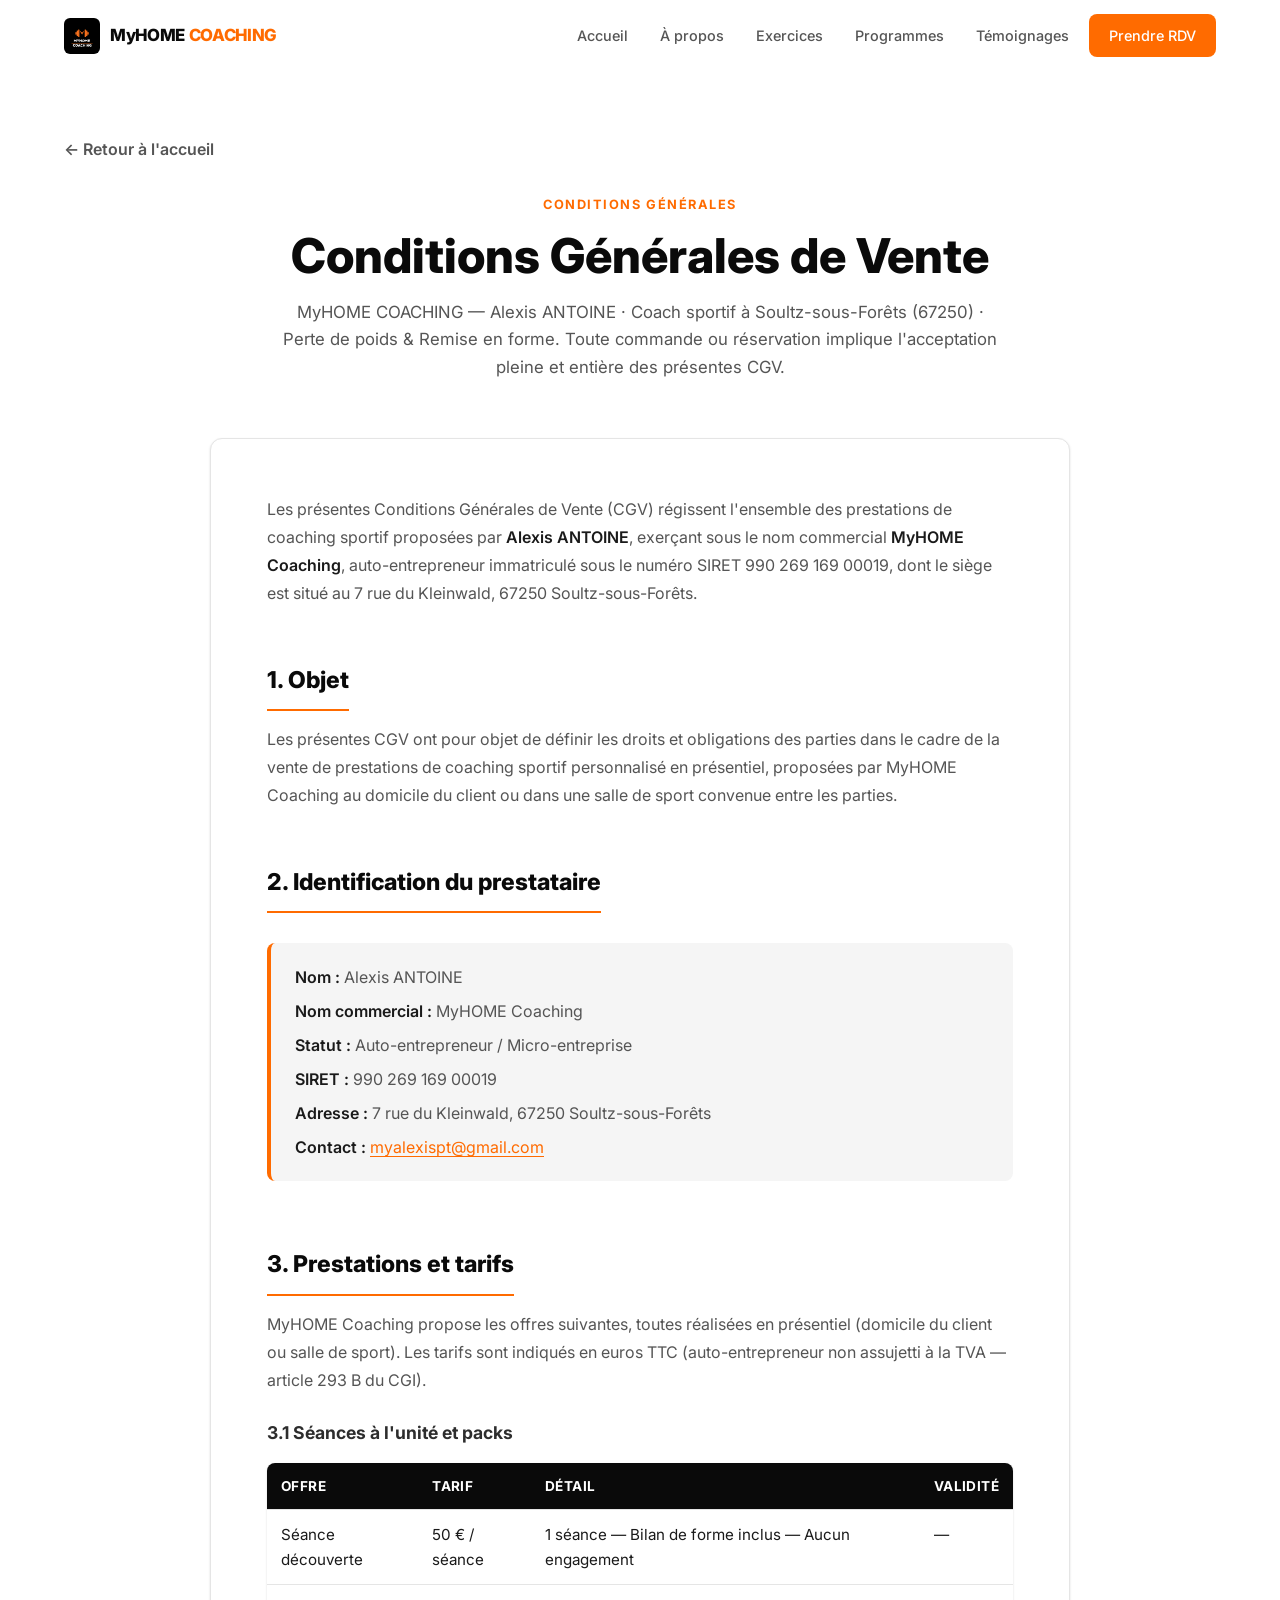
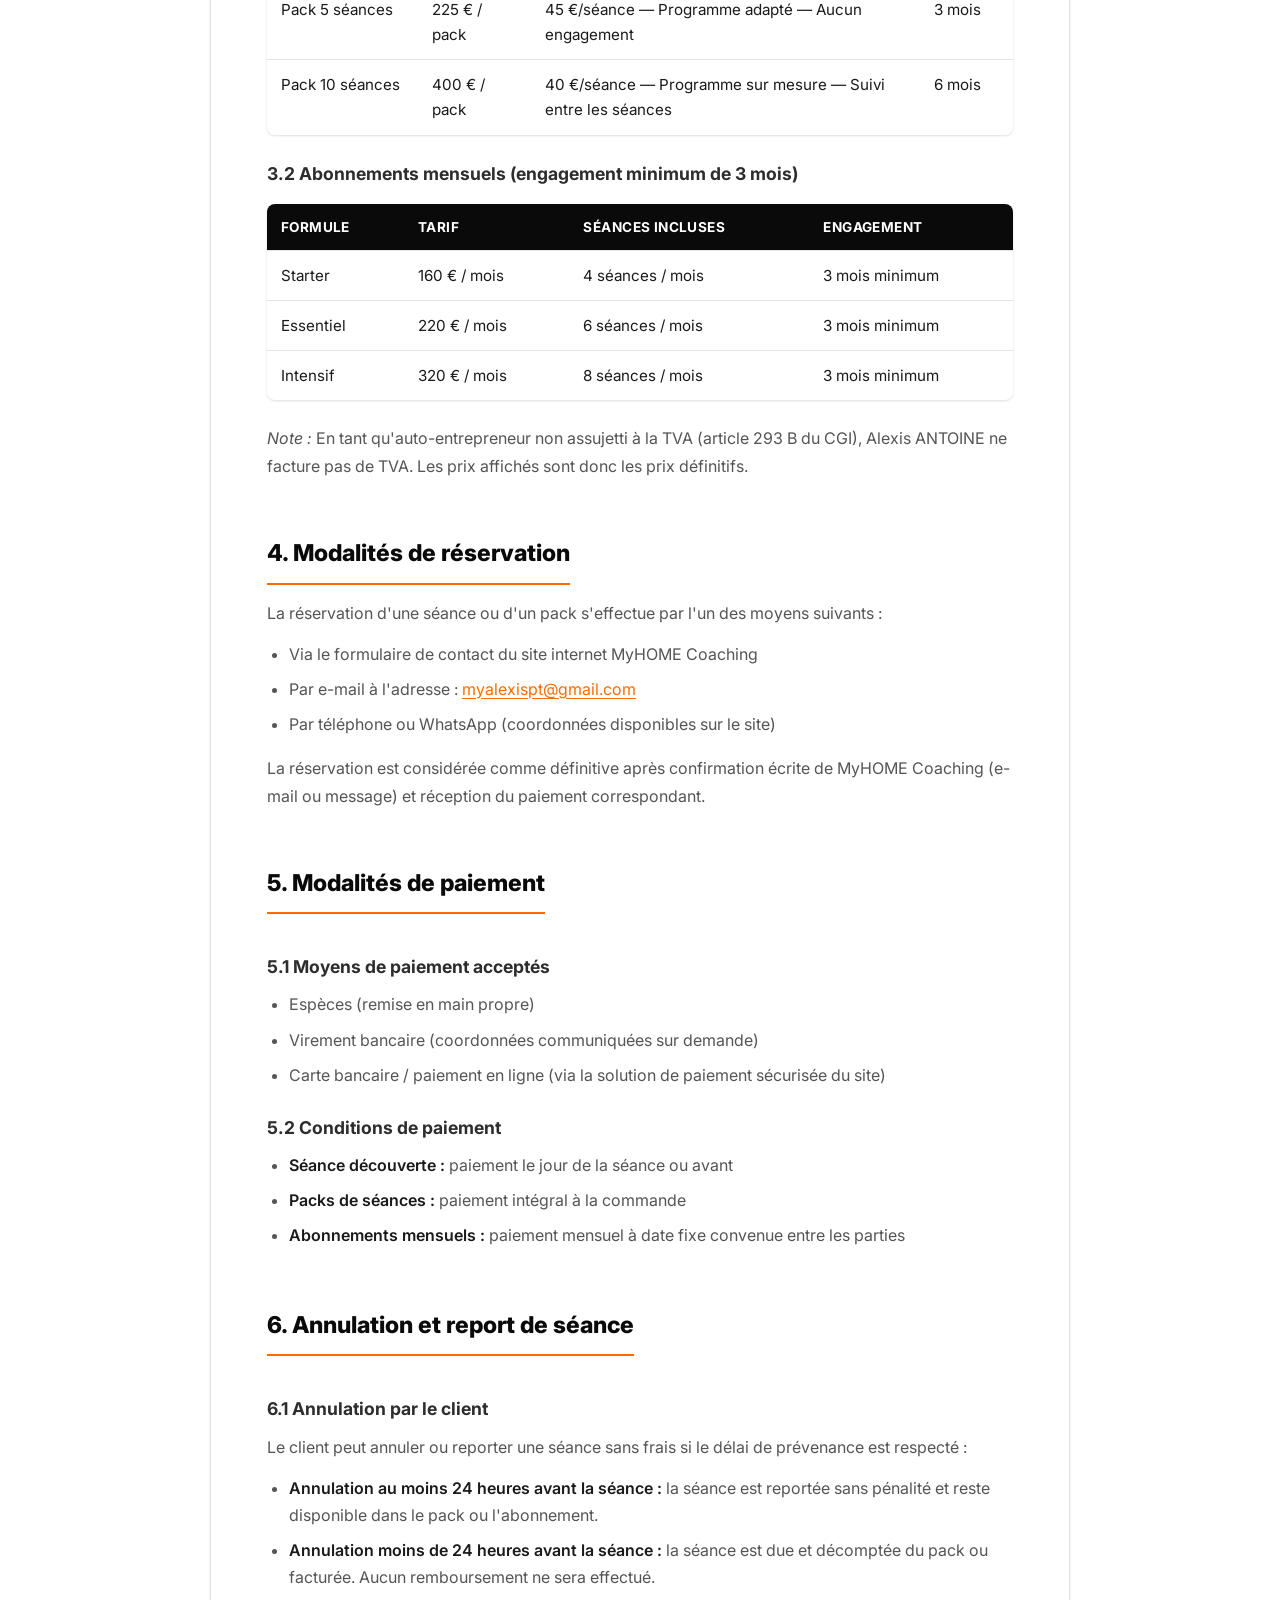
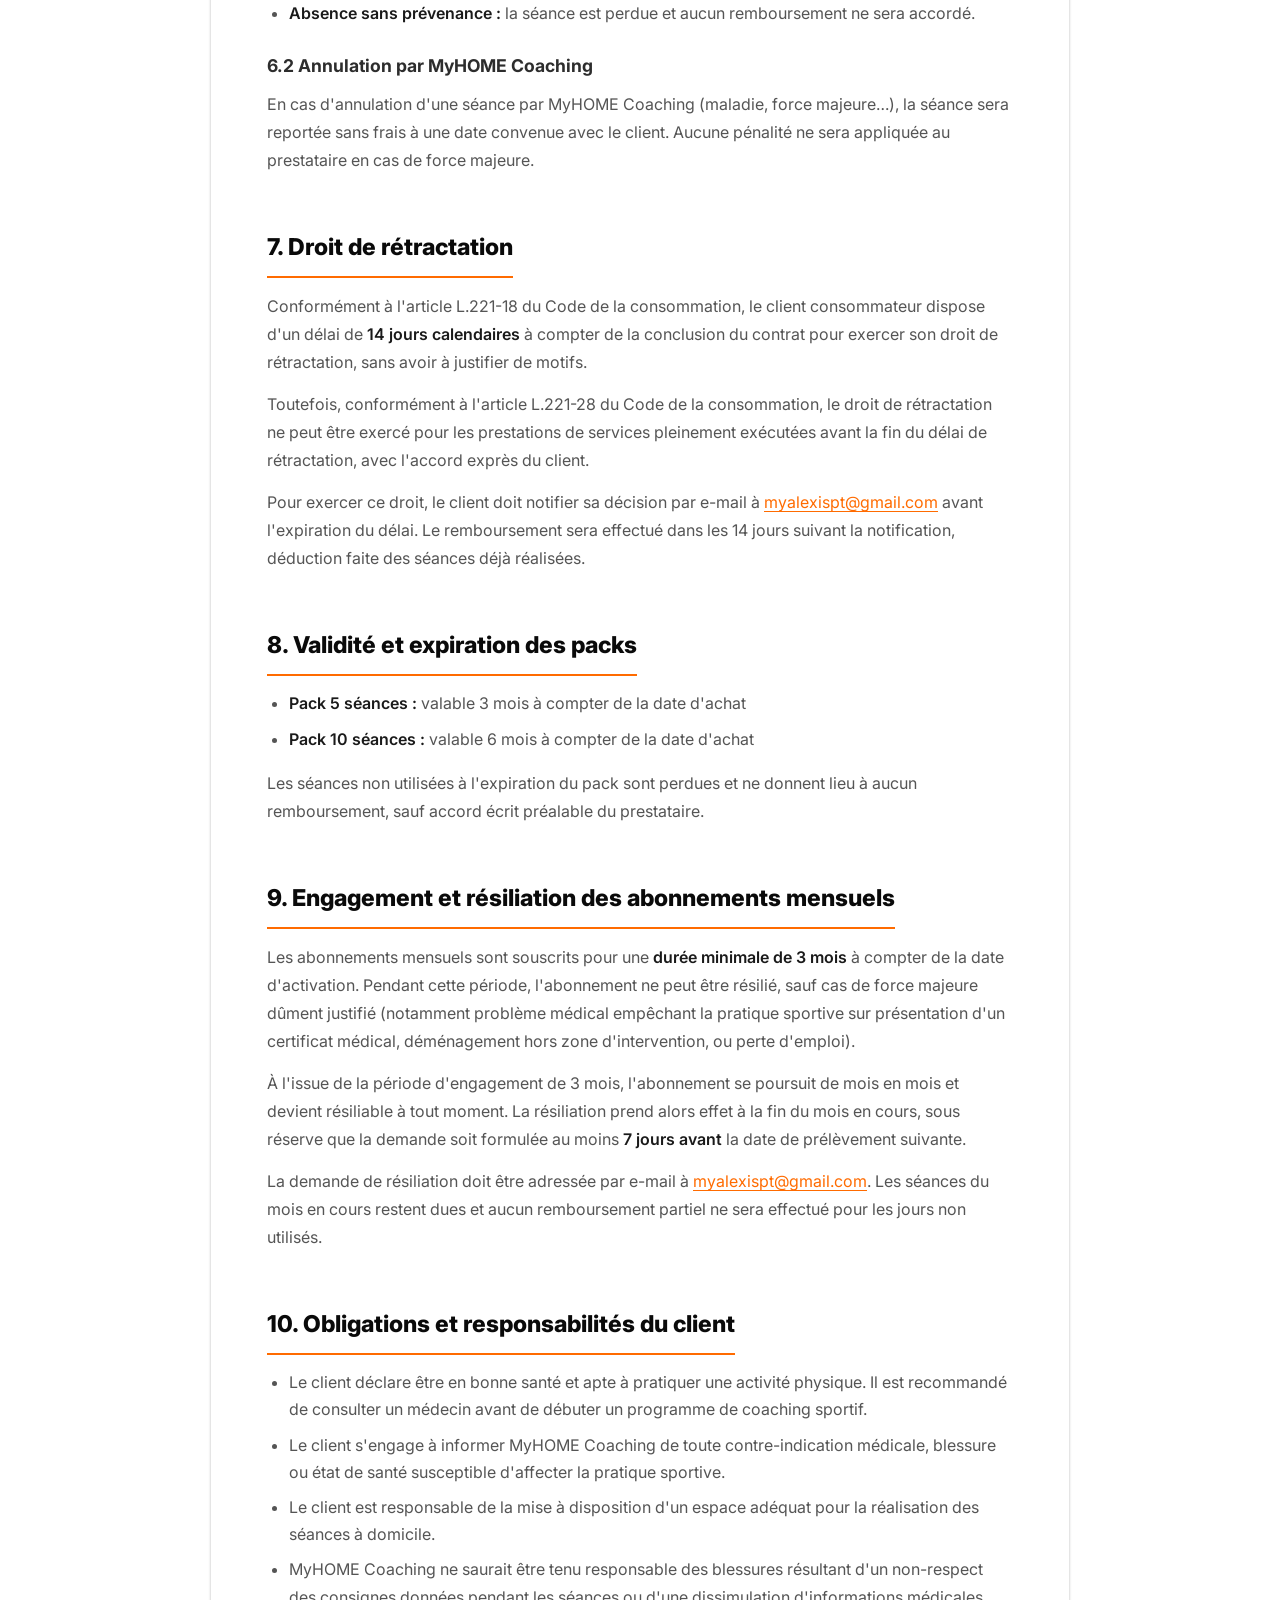
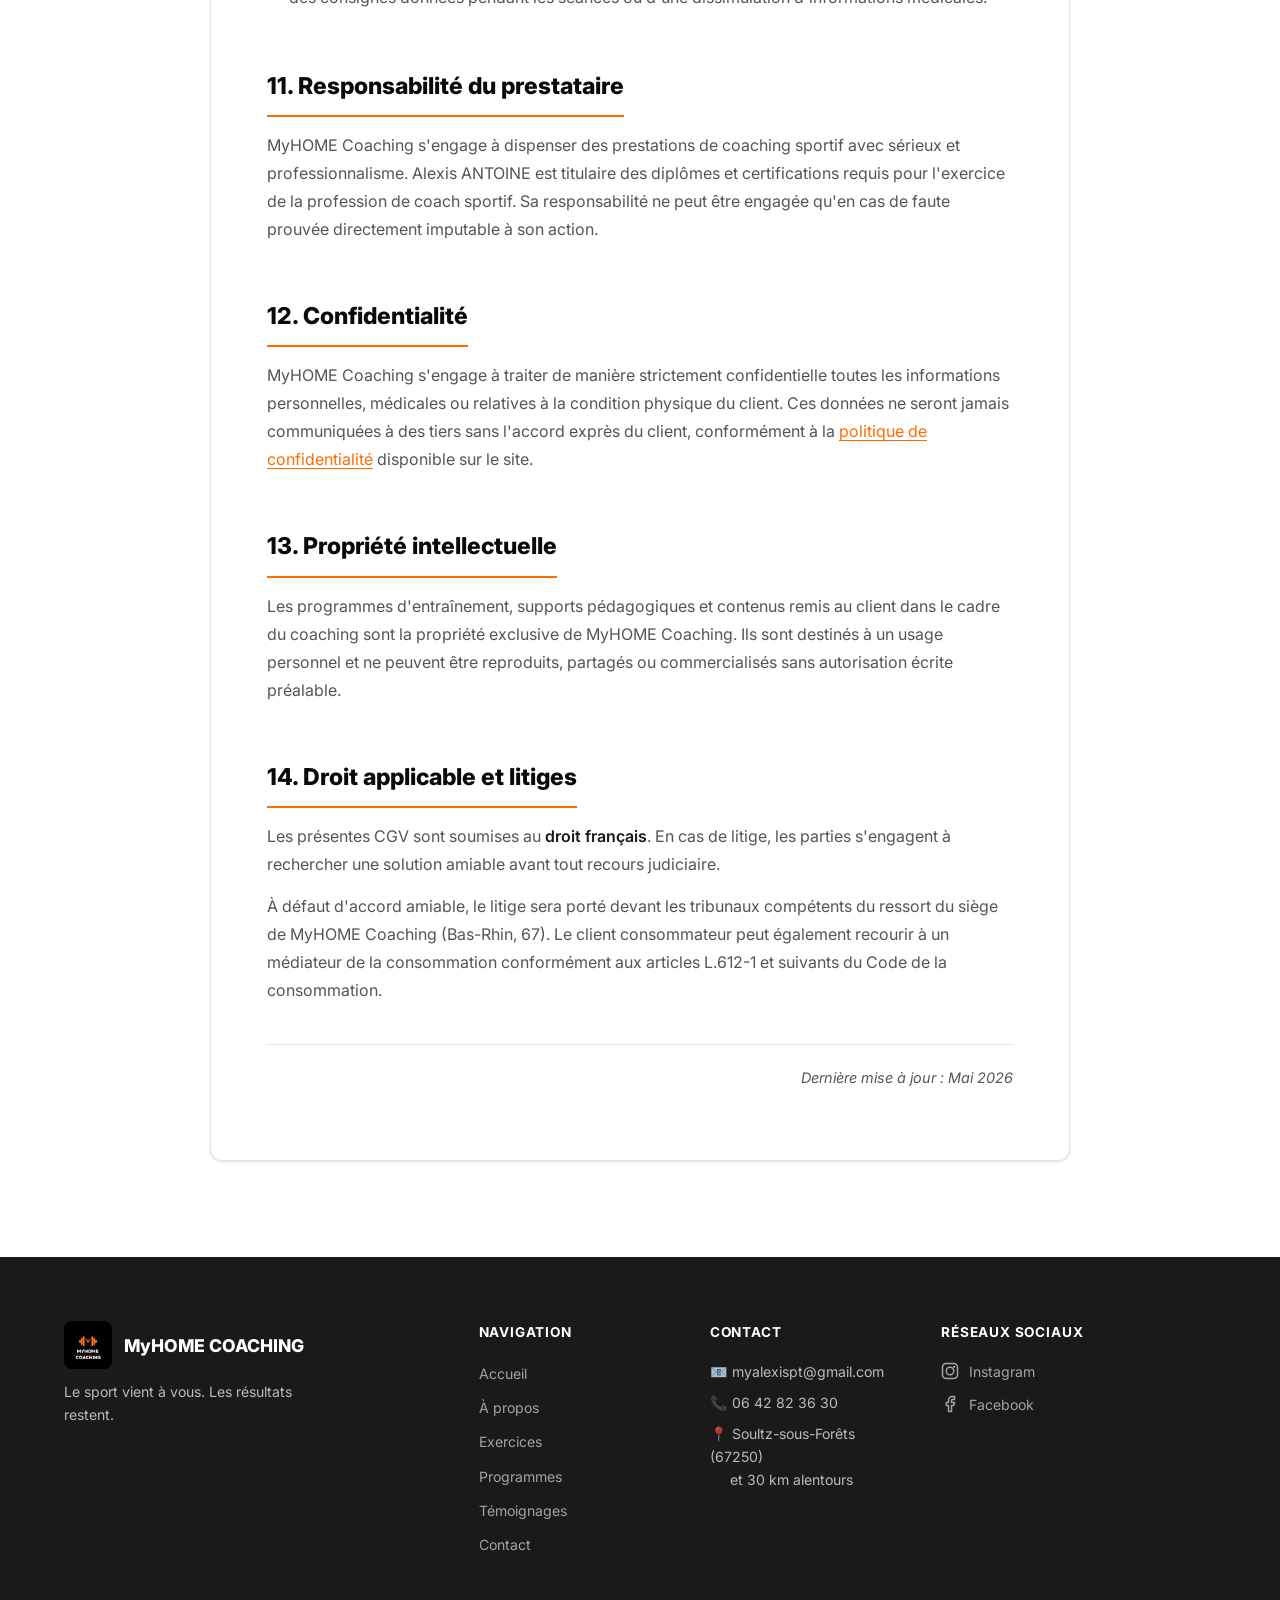
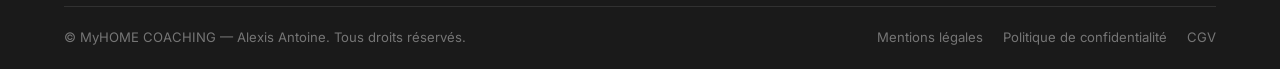
<file: cgv.html>
<!DOCTYPE html>
<html lang="fr">
<head>
  <meta charset="UTF-8" />
  <meta name="viewport" content="width=device-width, initial-scale=1.0" />
  <title>CGV — Conditions Générales de Vente | MyHOME COACHING</title>
  <meta name="description" content="Conditions Générales de Vente (CGV) MyHOME COACHING — coach sportif à domicile à Soultz-sous-Forêts. Tarifs, réservation, paiement, annulation, rétractation." />
  <meta name="robots" content="index, follow" />
  <link rel="canonical" href="https://www.myhomecoaching.fr/cgv.html" />

  <!-- Google Fonts -->
  <link rel="preconnect" href="https://fonts.googleapis.com" />
  <link rel="preconnect" href="https://fonts.gstatic.com" crossorigin />
  <link href="https://fonts.googleapis.com/css2?family=Inter:wght@300;400;500;600;700;800;900&display=swap" rel="stylesheet" />

  <link rel="stylesheet" href="style.css" />
</head>
<body>

  <!-- ============================================================
       NAVIGATION
  ============================================================ -->
  <header class="navbar" id="navbar">
    <div class="nav-container">
      <a href="index.html#accueil" class="nav-logo">
        <img src="images/logo.png" alt="MyHOME COACHING" class="nav-logo-img" />
        <span class="nav-logo-text">MyHOME <span class="accent">COACHING</span></span>
      </a>

      <nav class="nav-links" id="nav-links" aria-label="Navigation principale">
        <a href="index.html#accueil">Accueil</a>
        <a href="index.html#apropos">À propos</a>
        <a href="index.html#exercices">Exercices</a>
        <a href="index.html#programmes">Programmes</a>
        <a href="index.html#temoignages">Témoignages</a>
        <a href="index.html#contact" class="nav-cta">Prendre RDV</a>
      </nav>

      <button class="hamburger" id="hamburger" aria-label="Ouvrir le menu" aria-expanded="false">
        <span></span><span></span><span></span>
      </button>
    </div>
  </header>

  <!-- ============================================================
       PAGE — CGV
  ============================================================ -->
  <main class="legal-page">
    <div class="container">

      <a href="index.html" class="legal-back">← Retour à l'accueil</a>

      <div class="legal-hero">
        <span class="section-eyebrow">Conditions générales</span>
        <h1>Conditions Générales de Vente</h1>
        <p>MyHOME COACHING — Alexis ANTOINE · Coach sportif à Soultz-sous-Forêts (67250) · Perte de poids &amp; Remise en forme. Toute commande ou réservation implique l'acceptation pleine et entière des présentes CGV.</p>
      </div>

      <article class="legal-content">

        <p>Les présentes Conditions Générales de Vente (CGV) régissent l'ensemble des prestations de coaching sportif proposées par <strong>Alexis ANTOINE</strong>, exerçant sous le nom commercial <strong>MyHOME Coaching</strong>, auto-entrepreneur immatriculé sous le numéro SIRET 990 269 169 00019, dont le siège est situé au 7 rue du Kleinwald, 67250 Soultz-sous-Forêts.</p>

        <h2>1. Objet</h2>
        <p>Les présentes CGV ont pour objet de définir les droits et obligations des parties dans le cadre de la vente de prestations de coaching sportif personnalisé en présentiel, proposées par MyHOME Coaching au domicile du client ou dans une salle de sport convenue entre les parties.</p>

        <h2>2. Identification du prestataire</h2>
        <div class="legal-info-card">
          <p><strong>Nom :</strong> Alexis ANTOINE</p>
          <p><strong>Nom commercial :</strong> MyHOME Coaching</p>
          <p><strong>Statut :</strong> Auto-entrepreneur / Micro-entreprise</p>
          <p><strong>SIRET :</strong> 990 269 169 00019</p>
          <p><strong>Adresse :</strong> 7 rue du Kleinwald, 67250 Soultz-sous-Forêts</p>
          <p><strong>Contact :</strong> <a href="mailto:myalexispt@gmail.com">myalexispt@gmail.com</a></p>
        </div>

        <h2>3. Prestations et tarifs</h2>
        <p>MyHOME Coaching propose les offres suivantes, toutes réalisées en présentiel (domicile du client ou salle de sport). Les tarifs sont indiqués en euros TTC (auto-entrepreneur non assujetti à la TVA — article 293 B du CGI).</p>

        <h3>3.1 Séances à l'unité et packs</h3>
        <table class="legal-table">
          <thead>
            <tr>
              <th>Offre</th>
              <th>Tarif</th>
              <th>Détail</th>
              <th>Validité</th>
            </tr>
          </thead>
          <tbody>
            <tr>
              <td>Séance découverte</td>
              <td>50 € / séance</td>
              <td>1 séance — Bilan de forme inclus — Aucun engagement</td>
              <td>—</td>
            </tr>
            <tr>
              <td>Pack 5 séances</td>
              <td>225 € / pack</td>
              <td>45 €/séance — Programme adapté — Aucun engagement</td>
              <td>3 mois</td>
            </tr>
            <tr>
              <td>Pack 10 séances</td>
              <td>400 € / pack</td>
              <td>40 €/séance — Programme sur mesure — Suivi entre les séances</td>
              <td>6 mois</td>
            </tr>
          </tbody>
        </table>

        <h3>3.2 Abonnements mensuels (engagement minimum de 3 mois)</h3>
        <table class="legal-table">
          <thead>
            <tr>
              <th>Formule</th>
              <th>Tarif</th>
              <th>Séances incluses</th>
              <th>Engagement</th>
            </tr>
          </thead>
          <tbody>
            <tr>
              <td>Starter</td>
              <td>160 € / mois</td>
              <td>4 séances / mois</td>
              <td>3 mois minimum</td>
            </tr>
            <tr>
              <td>Essentiel</td>
              <td>220 € / mois</td>
              <td>6 séances / mois</td>
              <td>3 mois minimum</td>
            </tr>
            <tr>
              <td>Intensif</td>
              <td>320 € / mois</td>
              <td>8 séances / mois</td>
              <td>3 mois minimum</td>
            </tr>
          </tbody>
        </table>

        <p><em>Note :</em> En tant qu'auto-entrepreneur non assujetti à la TVA (article 293 B du CGI), Alexis ANTOINE ne facture pas de TVA. Les prix affichés sont donc les prix définitifs.</p>

        <h2>4. Modalités de réservation</h2>
        <p>La réservation d'une séance ou d'un pack s'effectue par l'un des moyens suivants :</p>
        <ul>
          <li>Via le formulaire de contact du site internet MyHOME Coaching</li>
          <li>Par e-mail à l'adresse : <a href="mailto:myalexispt@gmail.com">myalexispt@gmail.com</a></li>
          <li>Par téléphone ou WhatsApp (coordonnées disponibles sur le site)</li>
        </ul>
        <p>La réservation est considérée comme définitive après confirmation écrite de MyHOME Coaching (e-mail ou message) et réception du paiement correspondant.</p>

        <h2>5. Modalités de paiement</h2>

        <h3>5.1 Moyens de paiement acceptés</h3>
        <ul>
          <li>Espèces (remise en main propre)</li>
          <li>Virement bancaire (coordonnées communiquées sur demande)</li>
          <li>Carte bancaire / paiement en ligne (via la solution de paiement sécurisée du site)</li>
        </ul>

        <h3>5.2 Conditions de paiement</h3>
        <ul>
          <li><strong>Séance découverte :</strong> paiement le jour de la séance ou avant</li>
          <li><strong>Packs de séances :</strong> paiement intégral à la commande</li>
          <li><strong>Abonnements mensuels :</strong> paiement mensuel à date fixe convenue entre les parties</li>
        </ul>

        <h2>6. Annulation et report de séance</h2>

        <h3>6.1 Annulation par le client</h3>
        <p>Le client peut annuler ou reporter une séance sans frais si le délai de prévenance est respecté :</p>
        <ul>
          <li><strong>Annulation au moins 24 heures avant la séance :</strong> la séance est reportée sans pénalité et reste disponible dans le pack ou l'abonnement.</li>
          <li><strong>Annulation moins de 24 heures avant la séance :</strong> la séance est due et décomptée du pack ou facturée. Aucun remboursement ne sera effectué.</li>
          <li><strong>Absence sans prévenance :</strong> la séance est perdue et aucun remboursement ne sera accordé.</li>
        </ul>

        <h3>6.2 Annulation par MyHOME Coaching</h3>
        <p>En cas d'annulation d'une séance par MyHOME Coaching (maladie, force majeure…), la séance sera reportée sans frais à une date convenue avec le client. Aucune pénalité ne sera appliquée au prestataire en cas de force majeure.</p>

        <h2>7. Droit de rétractation</h2>
        <p>Conformément à l'article L.221-18 du Code de la consommation, le client consommateur dispose d'un délai de <strong>14 jours calendaires</strong> à compter de la conclusion du contrat pour exercer son droit de rétractation, sans avoir à justifier de motifs.</p>
        <p>Toutefois, conformément à l'article L.221-28 du Code de la consommation, le droit de rétractation ne peut être exercé pour les prestations de services pleinement exécutées avant la fin du délai de rétractation, avec l'accord exprès du client.</p>
        <p>Pour exercer ce droit, le client doit notifier sa décision par e-mail à <a href="mailto:myalexispt@gmail.com">myalexispt@gmail.com</a> avant l'expiration du délai. Le remboursement sera effectué dans les 14 jours suivant la notification, déduction faite des séances déjà réalisées.</p>

        <h2>8. Validité et expiration des packs</h2>
        <ul>
          <li><strong>Pack 5 séances :</strong> valable 3 mois à compter de la date d'achat</li>
          <li><strong>Pack 10 séances :</strong> valable 6 mois à compter de la date d'achat</li>
        </ul>
        <p>Les séances non utilisées à l'expiration du pack sont perdues et ne donnent lieu à aucun remboursement, sauf accord écrit préalable du prestataire.</p>

        <h2>9. Engagement et résiliation des abonnements mensuels</h2>
        <p>Les abonnements mensuels sont souscrits pour une <strong>durée minimale de 3 mois</strong> à compter de la date d'activation. Pendant cette période, l'abonnement ne peut être résilié, sauf cas de force majeure dûment justifié (notamment problème médical empêchant la pratique sportive sur présentation d'un certificat médical, déménagement hors zone d'intervention, ou perte d'emploi).</p>
        <p>À l'issue de la période d'engagement de 3 mois, l'abonnement se poursuit de mois en mois et devient résiliable à tout moment. La résiliation prend alors effet à la fin du mois en cours, sous réserve que la demande soit formulée au moins <strong>7 jours avant</strong> la date de prélèvement suivante.</p>
        <p>La demande de résiliation doit être adressée par e-mail à <a href="mailto:myalexispt@gmail.com">myalexispt@gmail.com</a>. Les séances du mois en cours restent dues et aucun remboursement partiel ne sera effectué pour les jours non utilisés.</p>

        <h2>10. Obligations et responsabilités du client</h2>
        <ul>
          <li>Le client déclare être en bonne santé et apte à pratiquer une activité physique. Il est recommandé de consulter un médecin avant de débuter un programme de coaching sportif.</li>
          <li>Le client s'engage à informer MyHOME Coaching de toute contre-indication médicale, blessure ou état de santé susceptible d'affecter la pratique sportive.</li>
          <li>Le client est responsable de la mise à disposition d'un espace adéquat pour la réalisation des séances à domicile.</li>
          <li>MyHOME Coaching ne saurait être tenu responsable des blessures résultant d'un non-respect des consignes données pendant les séances ou d'une dissimulation d'informations médicales.</li>
        </ul>

        <h2>11. Responsabilité du prestataire</h2>
        <p>MyHOME Coaching s'engage à dispenser des prestations de coaching sportif avec sérieux et professionnalisme. Alexis ANTOINE est titulaire des diplômes et certifications requis pour l'exercice de la profession de coach sportif. Sa responsabilité ne peut être engagée qu'en cas de faute prouvée directement imputable à son action.</p>

        <h2>12. Confidentialité</h2>
        <p>MyHOME Coaching s'engage à traiter de manière strictement confidentielle toutes les informations personnelles, médicales ou relatives à la condition physique du client. Ces données ne seront jamais communiquées à des tiers sans l'accord exprès du client, conformément à la <a href="politique-confidentialite.html">politique de confidentialité</a> disponible sur le site.</p>

        <h2>13. Propriété intellectuelle</h2>
        <p>Les programmes d'entraînement, supports pédagogiques et contenus remis au client dans le cadre du coaching sont la propriété exclusive de MyHOME Coaching. Ils sont destinés à un usage personnel et ne peuvent être reproduits, partagés ou commercialisés sans autorisation écrite préalable.</p>

        <h2>14. Droit applicable et litiges</h2>
        <p>Les présentes CGV sont soumises au <strong>droit français</strong>. En cas de litige, les parties s'engagent à rechercher une solution amiable avant tout recours judiciaire.</p>
        <p>À défaut d'accord amiable, le litige sera porté devant les tribunaux compétents du ressort du siège de MyHOME Coaching (Bas-Rhin, 67). Le client consommateur peut également recourir à un médiateur de la consommation conformément aux articles L.612-1 et suivants du Code de la consommation.</p>

        <p class="legal-update">Dernière mise à jour : Mai 2026</p>
      </article>

    </div>
  </main>

  <!-- ============================================================
       FOOTER
  ============================================================ -->
  <footer class="footer">
    <div class="container">
      <div class="footer-grid">
        <div class="footer-brand">
          <a href="index.html#accueil" class="footer-logo">
            <img src="images/logo.png" alt="MyHOME COACHING" class="footer-logo-img" />
            <span>MyHOME COACHING</span>
          </a>
          <p class="footer-tagline">Le sport vient à vous. Les résultats restent.</p>
        </div>
        <div class="footer-nav">
          <h4>Navigation</h4>
          <ul>
            <li><a href="index.html#accueil">Accueil</a></li>
            <li><a href="index.html#apropos">À propos</a></li>
            <li><a href="index.html#exercices">Exercices</a></li>
            <li><a href="index.html#programmes">Programmes</a></li>
            <li><a href="index.html#temoignages">Témoignages</a></li>
            <li><a href="index.html#contact">Contact</a></li>
          </ul>
        </div>
        <div class="footer-contact">
          <h4>Contact</h4>
          <p>📧 <a href="mailto:myalexispt@gmail.com">myalexispt@gmail.com</a></p>
          <p>📞 <a href="tel:+33642823630">06 42 82 36 30</a></p>
          <p>📍 Soultz-sous-Forêts (67250)<br />&nbsp;&nbsp;&nbsp;&nbsp;&nbsp;et 30 km alentours</p>
        </div>
        <div class="footer-social">
          <h4>Réseaux sociaux</h4>
          <div class="social-links">
            <a href="https://www.instagram.com/myhome_coaching?igsh=eGxvMTZrdWF5cHM1" class="social-link" aria-label="Instagram" target="_blank" rel="noopener noreferrer">
              <svg viewBox="0 0 24 24" fill="none" xmlns="http://www.w3.org/2000/svg" aria-hidden="true">
                <rect x="2" y="2" width="20" height="20" rx="5" stroke="currentColor" stroke-width="2"/>
                <circle cx="12" cy="12" r="5" stroke="currentColor" stroke-width="2"/>
                <circle cx="17.5" cy="6.5" r="1.5" fill="currentColor"/>
              </svg>
              Instagram
            </a>
            <a href="https://www.facebook.com/profile.php?id=61586638469143" class="social-link" aria-label="Facebook" target="_blank" rel="noopener noreferrer">
              <svg viewBox="0 0 24 24" fill="none" xmlns="http://www.w3.org/2000/svg" aria-hidden="true">
                <path d="M18 2h-3a5 5 0 0 0-5 5v3H7v4h3v8h4v-8h3l1-4h-4V7a1 1 0 0 1 1-1h3z" stroke="currentColor" stroke-width="2" stroke-linecap="round" stroke-linejoin="round"/>
              </svg>
              Facebook
            </a>
          </div>
        </div>
      </div>

      <div class="footer-bottom">
        <p>&copy; <span id="current-year"></span> MyHOME COACHING — Alexis Antoine. Tous droits réservés.</p>
        <div class="footer-legal">
          <a href="mentions-legales.html">Mentions légales</a>
          <a href="politique-confidentialite.html">Politique de confidentialité</a>
          <a href="cgv.html">CGV</a>
        </div>
      </div>
    </div>
  </footer>

  <script src="script.js"></script>
</body>
</html>
</file>
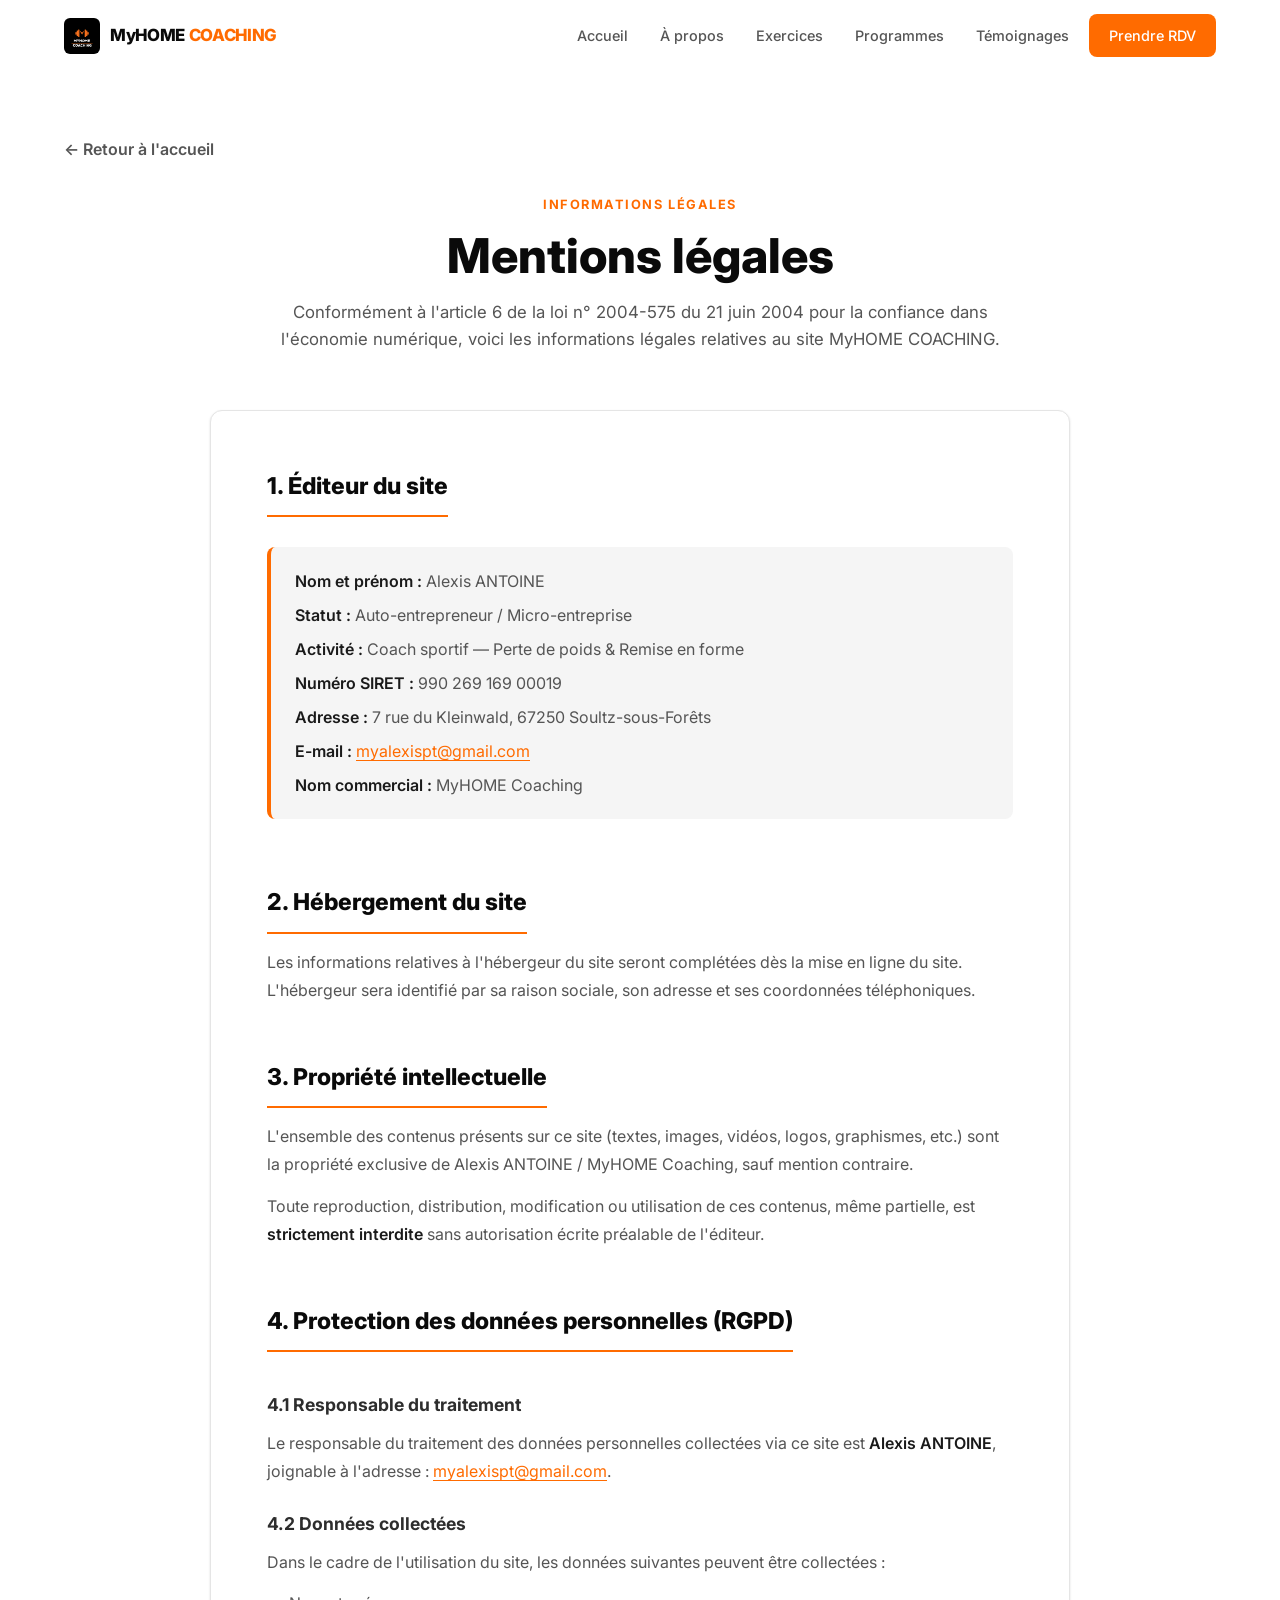
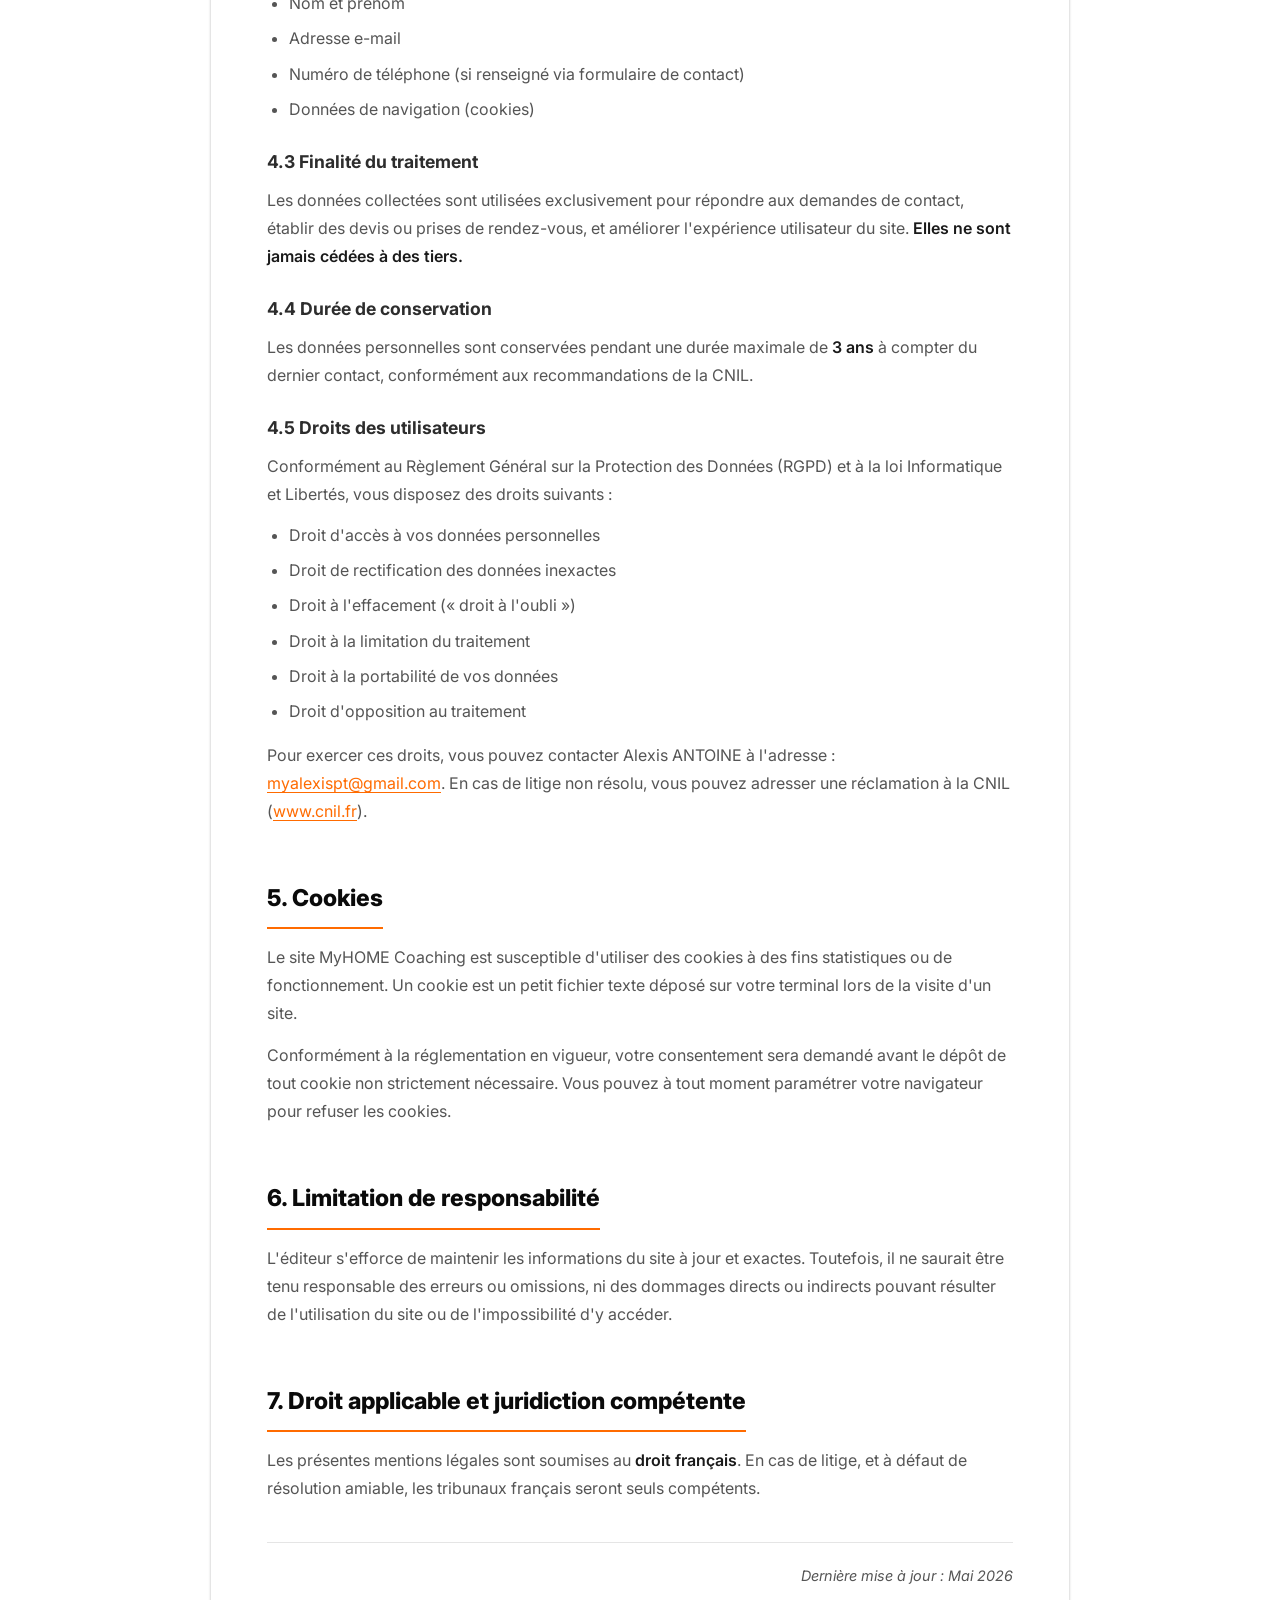
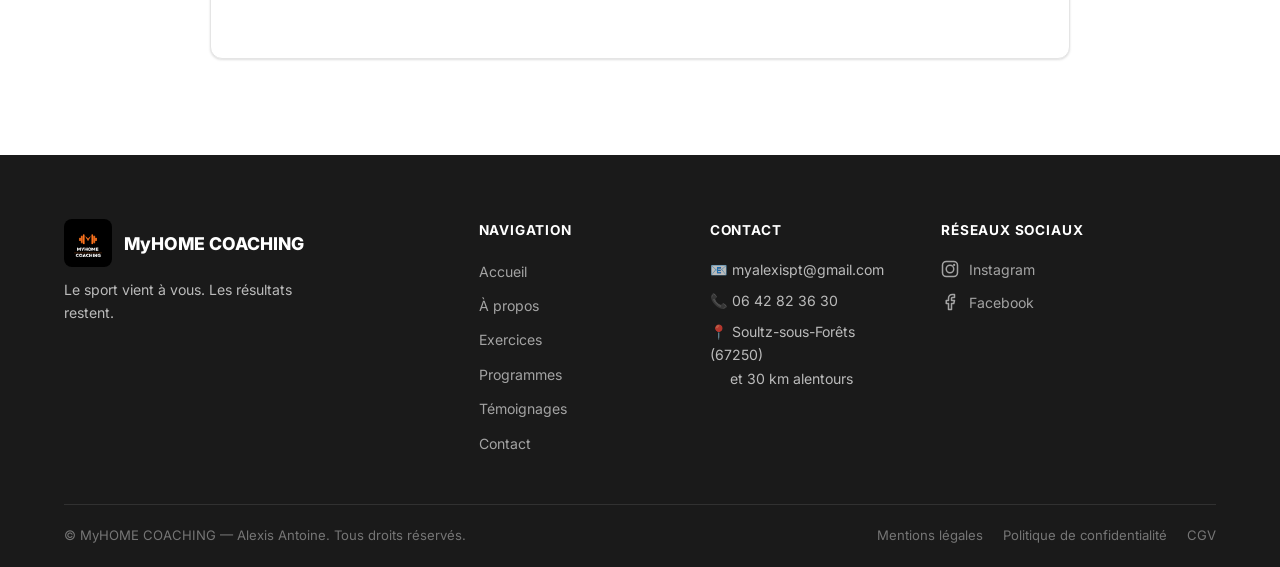
<file: mentions-legales.html>
<!DOCTYPE html>
<html lang="fr">
<head>
  <meta charset="UTF-8" />
  <meta name="viewport" content="width=device-width, initial-scale=1.0" />
  <title>Mentions légales — MyHOME COACHING | Coach sportif Soultz-sous-Forêts</title>
  <meta name="description" content="Mentions légales du site MyHOME COACHING — coach sportif à domicile à Soultz-sous-Forêts (67). Éditeur, hébergement, propriété intellectuelle et RGPD." />
  <meta name="robots" content="index, follow" />
  <link rel="canonical" href="https://www.myhomecoaching.fr/mentions-legales.html" />

  <!-- Google Fonts -->
  <link rel="preconnect" href="https://fonts.googleapis.com" />
  <link rel="preconnect" href="https://fonts.gstatic.com" crossorigin />
  <link href="https://fonts.googleapis.com/css2?family=Inter:wght@300;400;500;600;700;800;900&display=swap" rel="stylesheet" />

  <link rel="stylesheet" href="style.css" />
</head>
<body>

  <!-- ============================================================
       NAVIGATION
  ============================================================ -->
  <header class="navbar" id="navbar">
    <div class="nav-container">
      <a href="index.html#accueil" class="nav-logo">
        <img src="images/logo.png" alt="MyHOME COACHING" class="nav-logo-img" />
        <span class="nav-logo-text">MyHOME <span class="accent">COACHING</span></span>
      </a>

      <nav class="nav-links" id="nav-links" aria-label="Navigation principale">
        <a href="index.html#accueil">Accueil</a>
        <a href="index.html#apropos">À propos</a>
        <a href="index.html#exercices">Exercices</a>
        <a href="index.html#programmes">Programmes</a>
        <a href="index.html#temoignages">Témoignages</a>
        <a href="index.html#contact" class="nav-cta">Prendre RDV</a>
      </nav>

      <button class="hamburger" id="hamburger" aria-label="Ouvrir le menu" aria-expanded="false">
        <span></span><span></span><span></span>
      </button>
    </div>
  </header>

  <!-- ============================================================
       PAGE — MENTIONS LÉGALES
  ============================================================ -->
  <main class="legal-page">
    <div class="container">

      <a href="index.html" class="legal-back">← Retour à l'accueil</a>

      <div class="legal-hero">
        <span class="section-eyebrow">Informations légales</span>
        <h1>Mentions légales</h1>
        <p>Conformément à l'article 6 de la loi n° 2004-575 du 21 juin 2004 pour la confiance dans l'économie numérique, voici les informations légales relatives au site MyHOME COACHING.</p>
      </div>

      <article class="legal-content">

        <h2>1. Éditeur du site</h2>
        <div class="legal-info-card">
          <p><strong>Nom et prénom :</strong> Alexis ANTOINE</p>
          <p><strong>Statut :</strong> Auto-entrepreneur / Micro-entreprise</p>
          <p><strong>Activité :</strong> Coach sportif — Perte de poids &amp; Remise en forme</p>
          <p><strong>Numéro SIRET :</strong> 990 269 169 00019</p>
          <p><strong>Adresse :</strong> 7 rue du Kleinwald, 67250 Soultz-sous-Forêts</p>
          <p><strong>E-mail :</strong> <a href="mailto:myalexispt@gmail.com">myalexispt@gmail.com</a></p>
          <p><strong>Nom commercial :</strong> MyHOME Coaching</p>
        </div>

        <h2>2. Hébergement du site</h2>
        <p>Les informations relatives à l'hébergeur du site seront complétées dès la mise en ligne du site. L'hébergeur sera identifié par sa raison sociale, son adresse et ses coordonnées téléphoniques.</p>

        <h2>3. Propriété intellectuelle</h2>
        <p>L'ensemble des contenus présents sur ce site (textes, images, vidéos, logos, graphismes, etc.) sont la propriété exclusive de Alexis ANTOINE / MyHOME Coaching, sauf mention contraire.</p>
        <p>Toute reproduction, distribution, modification ou utilisation de ces contenus, même partielle, est <strong>strictement interdite</strong> sans autorisation écrite préalable de l'éditeur.</p>

        <h2>4. Protection des données personnelles (RGPD)</h2>

        <h3>4.1 Responsable du traitement</h3>
        <p>Le responsable du traitement des données personnelles collectées via ce site est <strong>Alexis ANTOINE</strong>, joignable à l'adresse : <a href="mailto:myalexispt@gmail.com">myalexispt@gmail.com</a>.</p>

        <h3>4.2 Données collectées</h3>
        <p>Dans le cadre de l'utilisation du site, les données suivantes peuvent être collectées :</p>
        <ul>
          <li>Nom et prénom</li>
          <li>Adresse e-mail</li>
          <li>Numéro de téléphone (si renseigné via formulaire de contact)</li>
          <li>Données de navigation (cookies)</li>
        </ul>

        <h3>4.3 Finalité du traitement</h3>
        <p>Les données collectées sont utilisées exclusivement pour répondre aux demandes de contact, établir des devis ou prises de rendez-vous, et améliorer l'expérience utilisateur du site. <strong>Elles ne sont jamais cédées à des tiers.</strong></p>

        <h3>4.4 Durée de conservation</h3>
        <p>Les données personnelles sont conservées pendant une durée maximale de <strong>3 ans</strong> à compter du dernier contact, conformément aux recommandations de la CNIL.</p>

        <h3>4.5 Droits des utilisateurs</h3>
        <p>Conformément au Règlement Général sur la Protection des Données (RGPD) et à la loi Informatique et Libertés, vous disposez des droits suivants :</p>
        <ul>
          <li>Droit d'accès à vos données personnelles</li>
          <li>Droit de rectification des données inexactes</li>
          <li>Droit à l'effacement (« droit à l'oubli »)</li>
          <li>Droit à la limitation du traitement</li>
          <li>Droit à la portabilité de vos données</li>
          <li>Droit d'opposition au traitement</li>
        </ul>
        <p>Pour exercer ces droits, vous pouvez contacter Alexis ANTOINE à l'adresse : <a href="mailto:myalexispt@gmail.com">myalexispt@gmail.com</a>. En cas de litige non résolu, vous pouvez adresser une réclamation à la CNIL (<a href="https://www.cnil.fr" target="_blank" rel="noopener noreferrer">www.cnil.fr</a>).</p>

        <h2>5. Cookies</h2>
        <p>Le site MyHOME Coaching est susceptible d'utiliser des cookies à des fins statistiques ou de fonctionnement. Un cookie est un petit fichier texte déposé sur votre terminal lors de la visite d'un site.</p>
        <p>Conformément à la réglementation en vigueur, votre consentement sera demandé avant le dépôt de tout cookie non strictement nécessaire. Vous pouvez à tout moment paramétrer votre navigateur pour refuser les cookies.</p>

        <h2>6. Limitation de responsabilité</h2>
        <p>L'éditeur s'efforce de maintenir les informations du site à jour et exactes. Toutefois, il ne saurait être tenu responsable des erreurs ou omissions, ni des dommages directs ou indirects pouvant résulter de l'utilisation du site ou de l'impossibilité d'y accéder.</p>

        <h2>7. Droit applicable et juridiction compétente</h2>
        <p>Les présentes mentions légales sont soumises au <strong>droit français</strong>. En cas de litige, et à défaut de résolution amiable, les tribunaux français seront seuls compétents.</p>

        <p class="legal-update">Dernière mise à jour : Mai 2026</p>
      </article>

    </div>
  </main>

  <!-- ============================================================
       FOOTER
  ============================================================ -->
  <footer class="footer">
    <div class="container">
      <div class="footer-grid">
        <div class="footer-brand">
          <a href="index.html#accueil" class="footer-logo">
            <img src="images/logo.png" alt="MyHOME COACHING" class="footer-logo-img" />
            <span>MyHOME COACHING</span>
          </a>
          <p class="footer-tagline">Le sport vient à vous. Les résultats restent.</p>
        </div>
        <div class="footer-nav">
          <h4>Navigation</h4>
          <ul>
            <li><a href="index.html#accueil">Accueil</a></li>
            <li><a href="index.html#apropos">À propos</a></li>
            <li><a href="index.html#exercices">Exercices</a></li>
            <li><a href="index.html#programmes">Programmes</a></li>
            <li><a href="index.html#temoignages">Témoignages</a></li>
            <li><a href="index.html#contact">Contact</a></li>
          </ul>
        </div>
        <div class="footer-contact">
          <h4>Contact</h4>
          <p>📧 <a href="mailto:myalexispt@gmail.com">myalexispt@gmail.com</a></p>
          <p>📞 <a href="tel:+33642823630">06 42 82 36 30</a></p>
          <p>📍 Soultz-sous-Forêts (67250)<br />&nbsp;&nbsp;&nbsp;&nbsp;&nbsp;et 30 km alentours</p>
        </div>
        <div class="footer-social">
          <h4>Réseaux sociaux</h4>
          <div class="social-links">
            <a href="https://www.instagram.com/myhome_coaching?igsh=eGxvMTZrdWF5cHM1" class="social-link" aria-label="Instagram" target="_blank" rel="noopener noreferrer">
              <svg viewBox="0 0 24 24" fill="none" xmlns="http://www.w3.org/2000/svg" aria-hidden="true">
                <rect x="2" y="2" width="20" height="20" rx="5" stroke="currentColor" stroke-width="2"/>
                <circle cx="12" cy="12" r="5" stroke="currentColor" stroke-width="2"/>
                <circle cx="17.5" cy="6.5" r="1.5" fill="currentColor"/>
              </svg>
              Instagram
            </a>
            <a href="https://www.facebook.com/profile.php?id=61586638469143" class="social-link" aria-label="Facebook" target="_blank" rel="noopener noreferrer">
              <svg viewBox="0 0 24 24" fill="none" xmlns="http://www.w3.org/2000/svg" aria-hidden="true">
                <path d="M18 2h-3a5 5 0 0 0-5 5v3H7v4h3v8h4v-8h3l1-4h-4V7a1 1 0 0 1 1-1h3z" stroke="currentColor" stroke-width="2" stroke-linecap="round" stroke-linejoin="round"/>
              </svg>
              Facebook
            </a>
          </div>
        </div>
      </div>

      <div class="footer-bottom">
        <p>&copy; <span id="current-year"></span> MyHOME COACHING — Alexis Antoine. Tous droits réservés.</p>
        <div class="footer-legal">
          <a href="mentions-legales.html">Mentions légales</a>
          <a href="politique-confidentialite.html">Politique de confidentialité</a>
          <a href="cgv.html">CGV</a>
        </div>
      </div>
    </div>
  </footer>

  <script src="script.js"></script>
</body>
</html>
</file>
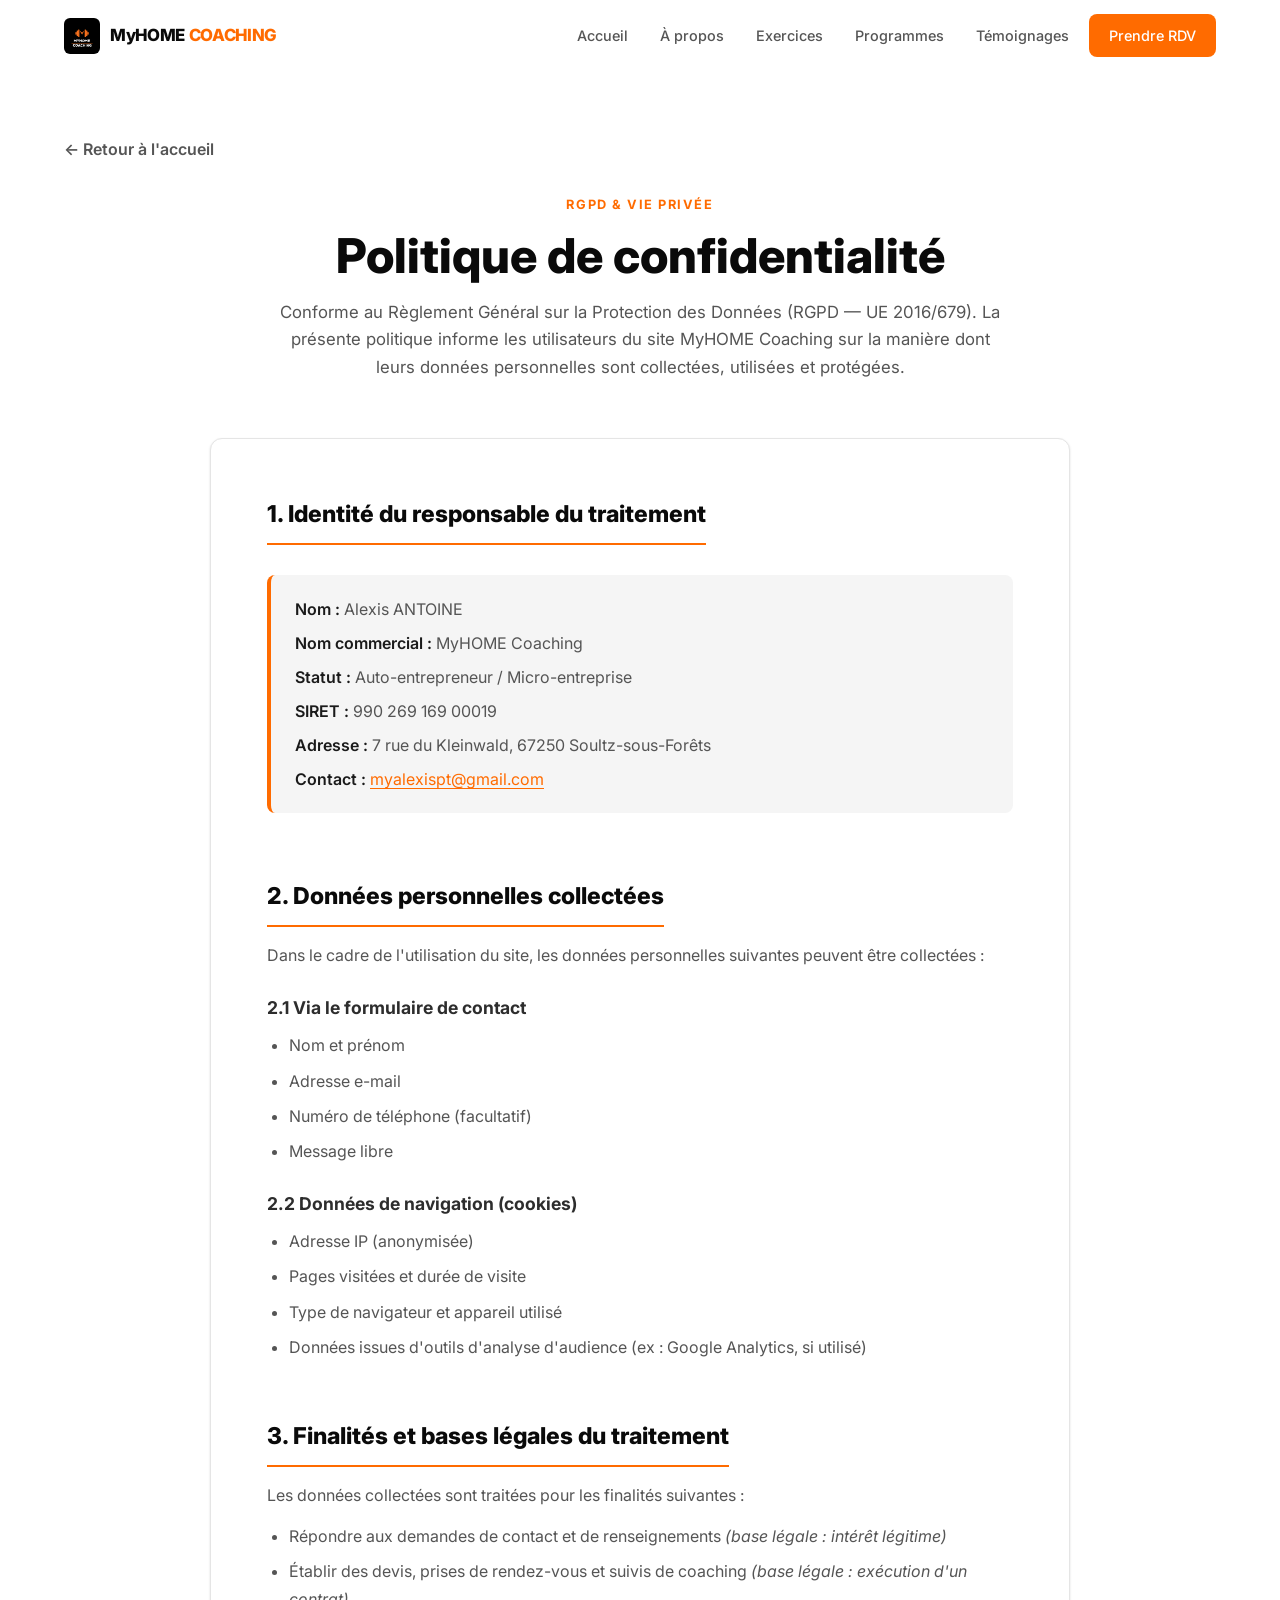
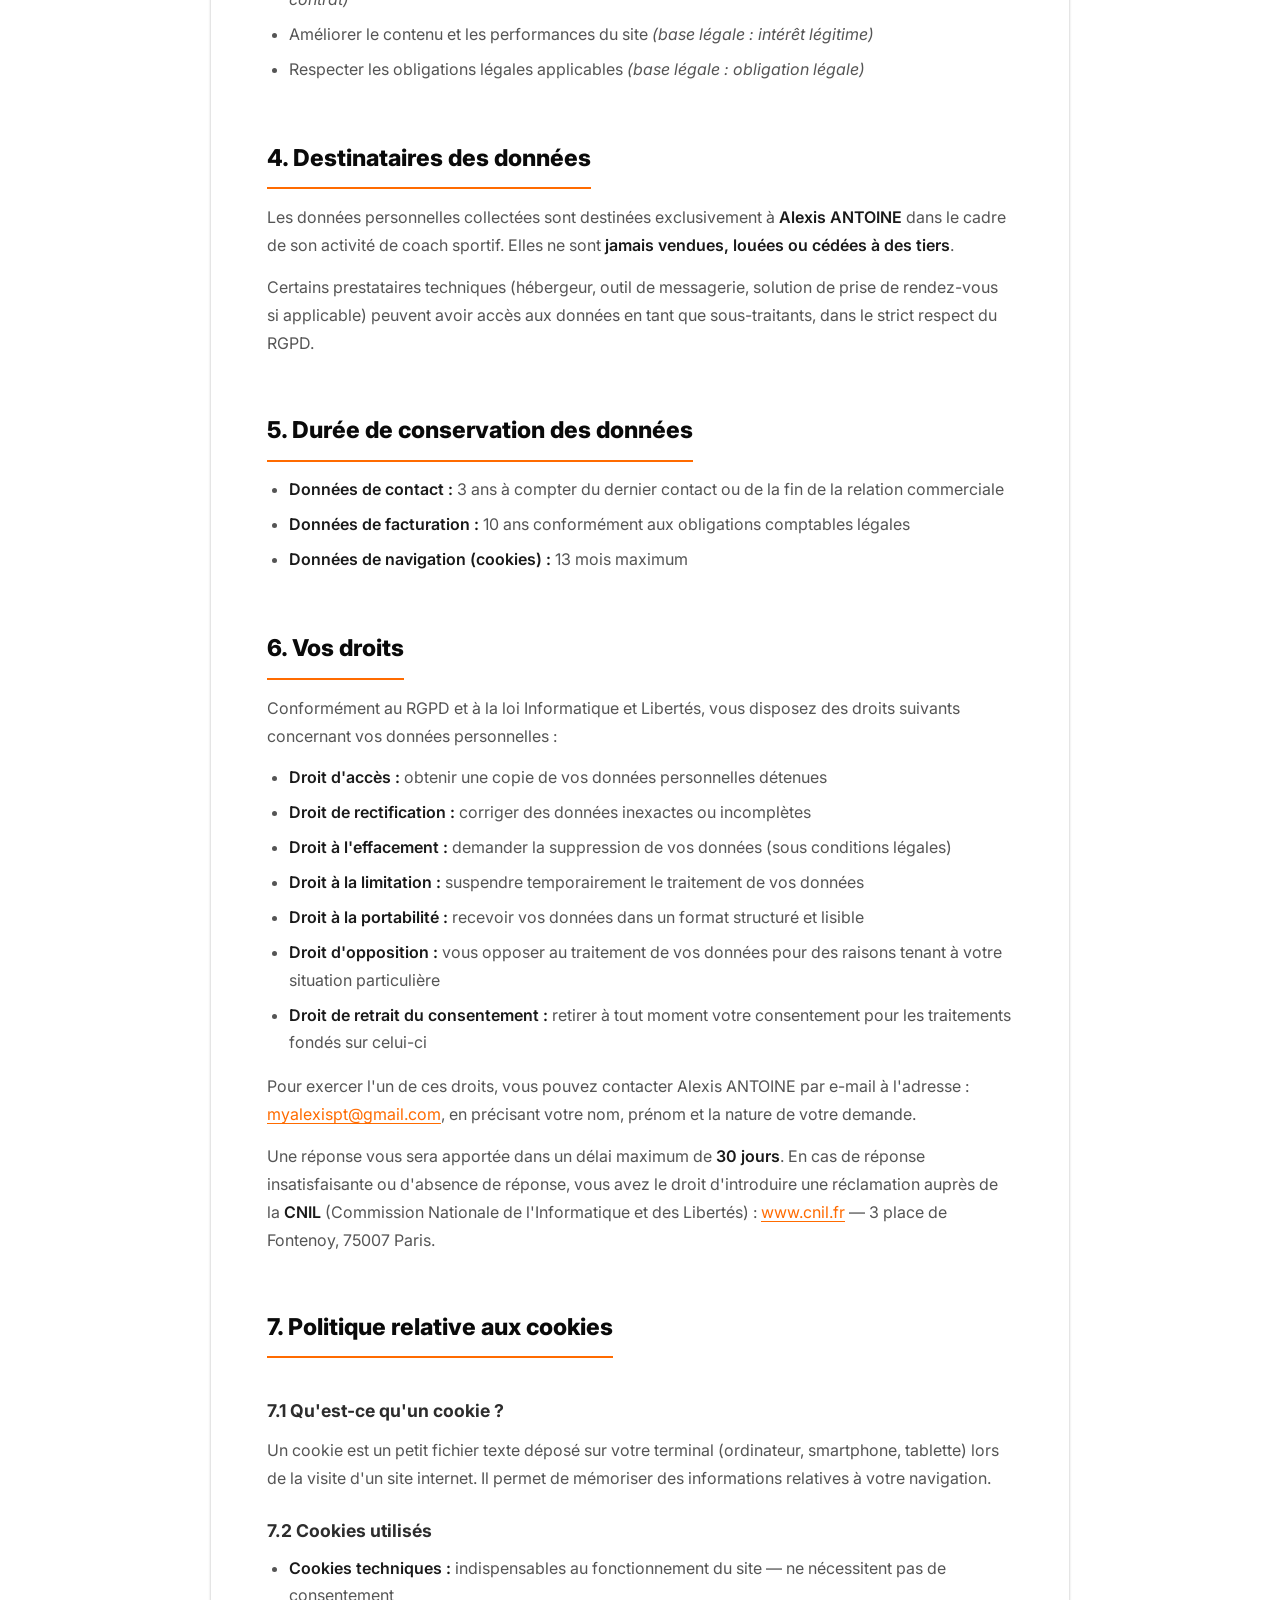
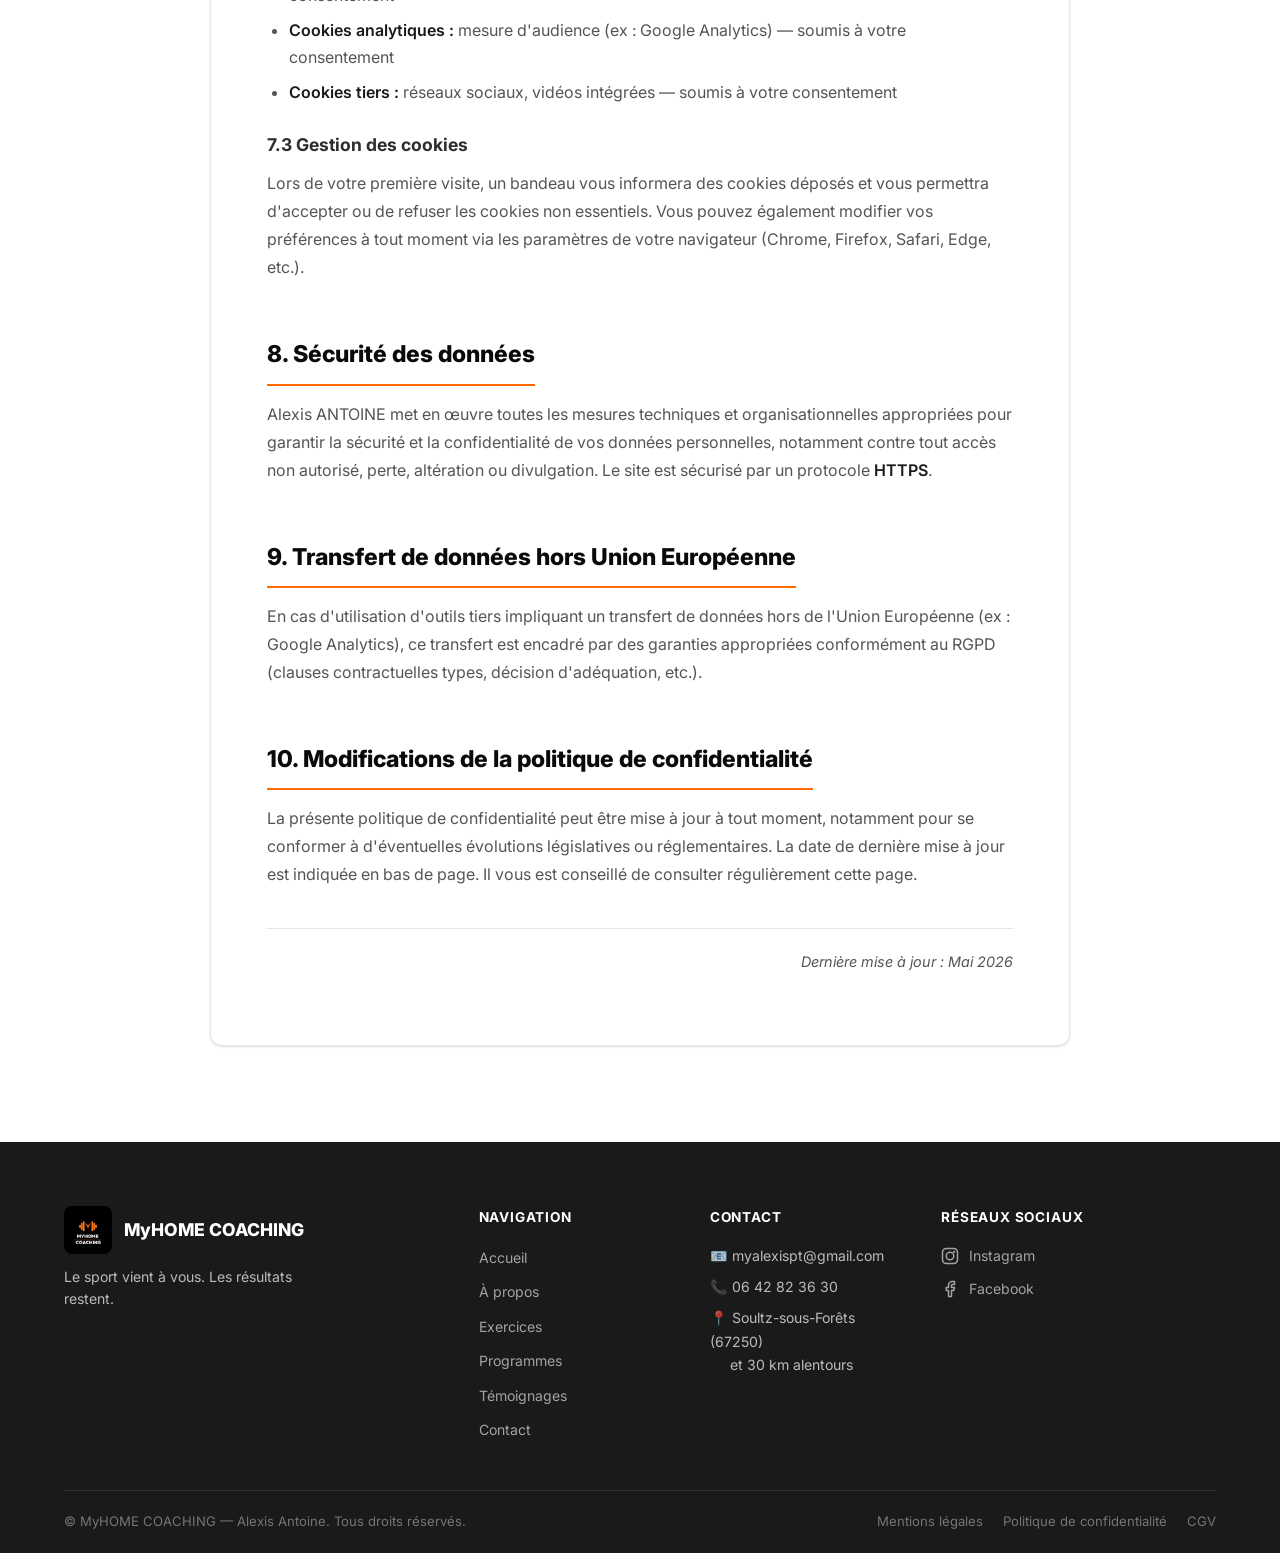
<file: politique-confidentialite.html>
<!DOCTYPE html>
<html lang="fr">
<head>
  <meta charset="UTF-8" />
  <meta name="viewport" content="width=device-width, initial-scale=1.0" />
  <title>Politique de confidentialité — MyHOME COACHING | RGPD</title>
  <meta name="description" content="Politique de confidentialité du site MyHOME COACHING. Découvrez comment vos données personnelles sont collectées, utilisées et protégées conformément au RGPD." />
  <meta name="robots" content="index, follow" />
  <link rel="canonical" href="https://www.myhomecoaching.fr/politique-confidentialite.html" />

  <!-- Google Fonts -->
  <link rel="preconnect" href="https://fonts.googleapis.com" />
  <link rel="preconnect" href="https://fonts.gstatic.com" crossorigin />
  <link href="https://fonts.googleapis.com/css2?family=Inter:wght@300;400;500;600;700;800;900&display=swap" rel="stylesheet" />

  <link rel="stylesheet" href="style.css" />
</head>
<body>

  <!-- ============================================================
       NAVIGATION
  ============================================================ -->
  <header class="navbar" id="navbar">
    <div class="nav-container">
      <a href="index.html#accueil" class="nav-logo">
        <img src="images/logo.png" alt="MyHOME COACHING" class="nav-logo-img" />
        <span class="nav-logo-text">MyHOME <span class="accent">COACHING</span></span>
      </a>

      <nav class="nav-links" id="nav-links" aria-label="Navigation principale">
        <a href="index.html#accueil">Accueil</a>
        <a href="index.html#apropos">À propos</a>
        <a href="index.html#exercices">Exercices</a>
        <a href="index.html#programmes">Programmes</a>
        <a href="index.html#temoignages">Témoignages</a>
        <a href="index.html#contact" class="nav-cta">Prendre RDV</a>
      </nav>

      <button class="hamburger" id="hamburger" aria-label="Ouvrir le menu" aria-expanded="false">
        <span></span><span></span><span></span>
      </button>
    </div>
  </header>

  <!-- ============================================================
       PAGE — POLITIQUE DE CONFIDENTIALITÉ
  ============================================================ -->
  <main class="legal-page">
    <div class="container">

      <a href="index.html" class="legal-back">← Retour à l'accueil</a>

      <div class="legal-hero">
        <span class="section-eyebrow">RGPD &amp; vie privée</span>
        <h1>Politique de confidentialité</h1>
        <p>Conforme au Règlement Général sur la Protection des Données (RGPD — UE 2016/679). La présente politique informe les utilisateurs du site MyHOME Coaching sur la manière dont leurs données personnelles sont collectées, utilisées et protégées.</p>
      </div>

      <article class="legal-content">

        <h2>1. Identité du responsable du traitement</h2>
        <div class="legal-info-card">
          <p><strong>Nom :</strong> Alexis ANTOINE</p>
          <p><strong>Nom commercial :</strong> MyHOME Coaching</p>
          <p><strong>Statut :</strong> Auto-entrepreneur / Micro-entreprise</p>
          <p><strong>SIRET :</strong> 990 269 169 00019</p>
          <p><strong>Adresse :</strong> 7 rue du Kleinwald, 67250 Soultz-sous-Forêts</p>
          <p><strong>Contact :</strong> <a href="mailto:myalexispt@gmail.com">myalexispt@gmail.com</a></p>
        </div>

        <h2>2. Données personnelles collectées</h2>
        <p>Dans le cadre de l'utilisation du site, les données personnelles suivantes peuvent être collectées :</p>

        <h3>2.1 Via le formulaire de contact</h3>
        <ul>
          <li>Nom et prénom</li>
          <li>Adresse e-mail</li>
          <li>Numéro de téléphone (facultatif)</li>
          <li>Message libre</li>
        </ul>

        <h3>2.2 Données de navigation (cookies)</h3>
        <ul>
          <li>Adresse IP (anonymisée)</li>
          <li>Pages visitées et durée de visite</li>
          <li>Type de navigateur et appareil utilisé</li>
          <li>Données issues d'outils d'analyse d'audience (ex : Google Analytics, si utilisé)</li>
        </ul>

        <h2>3. Finalités et bases légales du traitement</h2>
        <p>Les données collectées sont traitées pour les finalités suivantes :</p>
        <ul>
          <li>Répondre aux demandes de contact et de renseignements <em>(base légale : intérêt légitime)</em></li>
          <li>Établir des devis, prises de rendez-vous et suivis de coaching <em>(base légale : exécution d'un contrat)</em></li>
          <li>Améliorer le contenu et les performances du site <em>(base légale : intérêt légitime)</em></li>
          <li>Respecter les obligations légales applicables <em>(base légale : obligation légale)</em></li>
        </ul>

        <h2>4. Destinataires des données</h2>
        <p>Les données personnelles collectées sont destinées exclusivement à <strong>Alexis ANTOINE</strong> dans le cadre de son activité de coach sportif. Elles ne sont <strong>jamais vendues, louées ou cédées à des tiers</strong>.</p>
        <p>Certains prestataires techniques (hébergeur, outil de messagerie, solution de prise de rendez-vous si applicable) peuvent avoir accès aux données en tant que sous-traitants, dans le strict respect du RGPD.</p>

        <h2>5. Durée de conservation des données</h2>
        <ul>
          <li><strong>Données de contact :</strong> 3 ans à compter du dernier contact ou de la fin de la relation commerciale</li>
          <li><strong>Données de facturation :</strong> 10 ans conformément aux obligations comptables légales</li>
          <li><strong>Données de navigation (cookies) :</strong> 13 mois maximum</li>
        </ul>

        <h2>6. Vos droits</h2>
        <p>Conformément au RGPD et à la loi Informatique et Libertés, vous disposez des droits suivants concernant vos données personnelles :</p>
        <ul>
          <li><strong>Droit d'accès :</strong> obtenir une copie de vos données personnelles détenues</li>
          <li><strong>Droit de rectification :</strong> corriger des données inexactes ou incomplètes</li>
          <li><strong>Droit à l'effacement :</strong> demander la suppression de vos données (sous conditions légales)</li>
          <li><strong>Droit à la limitation :</strong> suspendre temporairement le traitement de vos données</li>
          <li><strong>Droit à la portabilité :</strong> recevoir vos données dans un format structuré et lisible</li>
          <li><strong>Droit d'opposition :</strong> vous opposer au traitement de vos données pour des raisons tenant à votre situation particulière</li>
          <li><strong>Droit de retrait du consentement :</strong> retirer à tout moment votre consentement pour les traitements fondés sur celui-ci</li>
        </ul>
        <p>Pour exercer l'un de ces droits, vous pouvez contacter Alexis ANTOINE par e-mail à l'adresse : <a href="mailto:myalexispt@gmail.com">myalexispt@gmail.com</a>, en précisant votre nom, prénom et la nature de votre demande.</p>
        <p>Une réponse vous sera apportée dans un délai maximum de <strong>30 jours</strong>. En cas de réponse insatisfaisante ou d'absence de réponse, vous avez le droit d'introduire une réclamation auprès de la <strong>CNIL</strong> (Commission Nationale de l'Informatique et des Libertés) : <a href="https://www.cnil.fr" target="_blank" rel="noopener noreferrer">www.cnil.fr</a> — 3 place de Fontenoy, 75007 Paris.</p>

        <h2>7. Politique relative aux cookies</h2>

        <h3>7.1 Qu'est-ce qu'un cookie ?</h3>
        <p>Un cookie est un petit fichier texte déposé sur votre terminal (ordinateur, smartphone, tablette) lors de la visite d'un site internet. Il permet de mémoriser des informations relatives à votre navigation.</p>

        <h3>7.2 Cookies utilisés</h3>
        <ul>
          <li><strong>Cookies techniques :</strong> indispensables au fonctionnement du site — ne nécessitent pas de consentement</li>
          <li><strong>Cookies analytiques :</strong> mesure d'audience (ex : Google Analytics) — soumis à votre consentement</li>
          <li><strong>Cookies tiers :</strong> réseaux sociaux, vidéos intégrées — soumis à votre consentement</li>
        </ul>

        <h3>7.3 Gestion des cookies</h3>
        <p>Lors de votre première visite, un bandeau vous informera des cookies déposés et vous permettra d'accepter ou de refuser les cookies non essentiels. Vous pouvez également modifier vos préférences à tout moment via les paramètres de votre navigateur (Chrome, Firefox, Safari, Edge, etc.).</p>

        <h2>8. Sécurité des données</h2>
        <p>Alexis ANTOINE met en œuvre toutes les mesures techniques et organisationnelles appropriées pour garantir la sécurité et la confidentialité de vos données personnelles, notamment contre tout accès non autorisé, perte, altération ou divulgation. Le site est sécurisé par un protocole <strong>HTTPS</strong>.</p>

        <h2>9. Transfert de données hors Union Européenne</h2>
        <p>En cas d'utilisation d'outils tiers impliquant un transfert de données hors de l'Union Européenne (ex : Google Analytics), ce transfert est encadré par des garanties appropriées conformément au RGPD (clauses contractuelles types, décision d'adéquation, etc.).</p>

        <h2>10. Modifications de la politique de confidentialité</h2>
        <p>La présente politique de confidentialité peut être mise à jour à tout moment, notamment pour se conformer à d'éventuelles évolutions législatives ou réglementaires. La date de dernière mise à jour est indiquée en bas de page. Il vous est conseillé de consulter régulièrement cette page.</p>

        <p class="legal-update">Dernière mise à jour : Mai 2026</p>
      </article>

    </div>
  </main>

  <!-- ============================================================
       FOOTER
  ============================================================ -->
  <footer class="footer">
    <div class="container">
      <div class="footer-grid">
        <div class="footer-brand">
          <a href="index.html#accueil" class="footer-logo">
            <img src="images/logo.png" alt="MyHOME COACHING" class="footer-logo-img" />
            <span>MyHOME COACHING</span>
          </a>
          <p class="footer-tagline">Le sport vient à vous. Les résultats restent.</p>
        </div>
        <div class="footer-nav">
          <h4>Navigation</h4>
          <ul>
            <li><a href="index.html#accueil">Accueil</a></li>
            <li><a href="index.html#apropos">À propos</a></li>
            <li><a href="index.html#exercices">Exercices</a></li>
            <li><a href="index.html#programmes">Programmes</a></li>
            <li><a href="index.html#temoignages">Témoignages</a></li>
            <li><a href="index.html#contact">Contact</a></li>
          </ul>
        </div>
        <div class="footer-contact">
          <h4>Contact</h4>
          <p>📧 <a href="mailto:myalexispt@gmail.com">myalexispt@gmail.com</a></p>
          <p>📞 <a href="tel:+33642823630">06 42 82 36 30</a></p>
          <p>📍 Soultz-sous-Forêts (67250)<br />&nbsp;&nbsp;&nbsp;&nbsp;&nbsp;et 30 km alentours</p>
        </div>
        <div class="footer-social">
          <h4>Réseaux sociaux</h4>
          <div class="social-links">
            <a href="https://www.instagram.com/myhome_coaching?igsh=eGxvMTZrdWF5cHM1" class="social-link" aria-label="Instagram" target="_blank" rel="noopener noreferrer">
              <svg viewBox="0 0 24 24" fill="none" xmlns="http://www.w3.org/2000/svg" aria-hidden="true">
                <rect x="2" y="2" width="20" height="20" rx="5" stroke="currentColor" stroke-width="2"/>
                <circle cx="12" cy="12" r="5" stroke="currentColor" stroke-width="2"/>
                <circle cx="17.5" cy="6.5" r="1.5" fill="currentColor"/>
              </svg>
              Instagram
            </a>
            <a href="https://www.facebook.com/profile.php?id=61586638469143" class="social-link" aria-label="Facebook" target="_blank" rel="noopener noreferrer">
              <svg viewBox="0 0 24 24" fill="none" xmlns="http://www.w3.org/2000/svg" aria-hidden="true">
                <path d="M18 2h-3a5 5 0 0 0-5 5v3H7v4h3v8h4v-8h3l1-4h-4V7a1 1 0 0 1 1-1h3z" stroke="currentColor" stroke-width="2" stroke-linecap="round" stroke-linejoin="round"/>
              </svg>
              Facebook
            </a>
          </div>
        </div>
      </div>

      <div class="footer-bottom">
        <p>&copy; <span id="current-year"></span> MyHOME COACHING — Alexis Antoine. Tous droits réservés.</p>
        <div class="footer-legal">
          <a href="mentions-legales.html">Mentions légales</a>
          <a href="politique-confidentialite.html">Politique de confidentialité</a>
          <a href="cgv.html">CGV</a>
        </div>
      </div>
    </div>
  </footer>

  <script src="script.js"></script>
</body>
</html>
</file>
<file: style.css>
/* ============================================================
   RESET & BASE
============================================================ */
*, *::before, *::after {
  box-sizing: border-box;
  margin: 0;
  padding: 0;
}

:root {
  --orange:       #FF6B00;
  --orange-light: #FF8C35;
  --orange-dark:  #E05A00;
  --black:        #0A0A0A;
  --dark:         #1A1A1A;
  --gray-800:     #2D2D2D;
  --gray-600:     #555555;
  --gray-400:     #888888;
  --gray-200:     #E5E5E5;
  --gray-100:     #F5F5F5;
  --white:        #FFFFFF;
  --green:        #1A7F4B;
  --green-light:  #ECFDF5;
  --green-border: #6EE7B7;

  --font:         'Inter', sans-serif;
  --nav-height:   72px;
  --radius:       12px;
  --radius-sm:    8px;
  --shadow-sm:    0 1px 3px rgba(0,0,0,.08), 0 1px 2px rgba(0,0,0,.06);
  --shadow-md:    0 4px 16px rgba(0,0,0,.10);
  --shadow-lg:    0 8px 32px rgba(0,0,0,.14);
  --transition:   .25s ease;
}

html {
  scroll-behavior: smooth;
  -webkit-text-size-adjust: 100%;
}

body {
  font-family: var(--font);
  font-size: 16px;
  line-height: 1.65;
  color: var(--dark);
  background: var(--white);
  overflow-x: hidden;
}

img {
  display: block;
  max-width: 100%;
  height: auto;
}

a {
  color: inherit;
  text-decoration: none;
}

ul { list-style: none; }

/* ============================================================
   UTILITIES
============================================================ */
.container {
  width: 100%;
  max-width: 1200px;
  margin: 0 auto;
  padding: 0 24px;
}

.section {
  padding: 96px 0;
}

.bg-light {
  background: var(--gray-100);
}

.accent {
  color: var(--orange);
}

.section-eyebrow {
  font-size: .8rem;
  font-weight: 700;
  letter-spacing: .12em;
  text-transform: uppercase;
  color: var(--orange);
  margin-bottom: 12px;
}

.section-title {
  font-size: clamp(1.75rem, 3vw, 2.5rem);
  font-weight: 800;
  line-height: 1.2;
  color: var(--black);
  margin-bottom: 16px;
}

.section-subtitle {
  font-size: 1.05rem;
  color: var(--gray-600);
  max-width: 560px;
}

.section-header {
  text-align: center;
  margin-bottom: 60px;
}

.section-header .section-subtitle {
  margin: 0 auto;
}

/* ============================================================
   BUTTONS
============================================================ */
.btn {
  display: inline-flex;
  align-items: center;
  justify-content: center;
  gap: 8px;
  padding: 14px 28px;
  font-family: var(--font);
  font-size: .95rem;
  font-weight: 600;
  border-radius: var(--radius-sm);
  border: 2px solid transparent;
  cursor: pointer;
  transition: all var(--transition);
  white-space: nowrap;
  text-decoration: none;
}

.btn-primary {
  background: var(--orange);
  color: var(--white);
  border-color: var(--orange);
}
.btn-primary:hover, .btn-primary:focus-visible {
  background: var(--orange-dark);
  border-color: var(--orange-dark);
  transform: translateY(-1px);
  box-shadow: 0 4px 16px rgba(255,107,0,.35);
}

.btn-outline {
  background: transparent;
  color: var(--dark);
  border-color: var(--gray-200);
}
.btn-outline:hover, .btn-outline:focus-visible {
  border-color: var(--orange);
  color: var(--orange);
  transform: translateY(-1px);
}

.btn-full {
  width: 100%;
}

/* ============================================================
   FADE-IN ANIMATION
============================================================ */
.fade-in {
  opacity: 0;
  transform: translateY(24px);
  transition: opacity .6s ease, transform .6s ease;
}
.fade-in.visible {
  opacity: 1;
  transform: translateY(0);
}

/* ============================================================
   NAVBAR
============================================================ */
.navbar {
  position: fixed;
  top: 0;
  left: 0;
  right: 0;
  z-index: 1000;
  height: var(--nav-height);
  background: rgba(255,255,255,.95);
  backdrop-filter: blur(12px);
  -webkit-backdrop-filter: blur(12px);
  border-bottom: 1px solid transparent;
  transition: border-color var(--transition), box-shadow var(--transition);
}
.navbar.scrolled {
  border-color: var(--gray-200);
  box-shadow: var(--shadow-sm);
}

.nav-container {
  max-width: 1200px;
  margin: 0 auto;
  padding: 0 24px;
  height: 100%;
  display: flex;
  align-items: center;
  justify-content: space-between;
}

.nav-logo {
  display: flex;
  align-items: center;
  gap: 10px;
  font-size: 1.05rem;
  font-weight: 800;
  color: var(--black);
  letter-spacing: -.02em;
  text-decoration: none;
}
.nav-logo-img {
  height: 36px;
  width: 36px;
  object-fit: contain;
  border-radius: 6px;
}
.nav-logo-text { line-height: 1.1; }
.logo-icon { font-size: 1.3rem; }

.nav-links {
  display: flex;
  align-items: center;
  gap: 8px;
}
.nav-links a {
  font-size: .9rem;
  font-weight: 500;
  color: var(--gray-600);
  padding: 8px 12px;
  border-radius: var(--radius-sm);
  transition: color var(--transition), background var(--transition);
}
.nav-links a:hover {
  color: var(--black);
  background: var(--gray-100);
}
.nav-links .nav-cta {
  background: var(--orange);
  color: var(--white);
  padding: 10px 20px;
  border-radius: var(--radius-sm);
}
.nav-links .nav-cta:hover {
  background: var(--orange-dark);
  color: var(--white);
}

.hamburger {
  display: none;
  flex-direction: column;
  justify-content: center;
  gap: 5px;
  width: 40px;
  height: 40px;
  padding: 8px;
  background: none;
  border: none;
  cursor: pointer;
  border-radius: var(--radius-sm);
}
.hamburger span {
  display: block;
  width: 22px;
  height: 2px;
  background: var(--dark);
  border-radius: 2px;
  transition: all var(--transition);
  transform-origin: center;
}
.hamburger.open span:nth-child(1) { transform: translateY(7px) rotate(45deg); }
.hamburger.open span:nth-child(2) { opacity: 0; transform: scaleX(0); }
.hamburger.open span:nth-child(3) { transform: translateY(-7px) rotate(-45deg); }

/* ============================================================
   HERO
============================================================ */
.hero {
  position: relative;
  min-height: 100vh;
  display: flex;
  align-items: center;
  justify-content: center;
  overflow: hidden;
  padding-top: var(--nav-height);
}

.hero-bg {
  position: absolute;
  inset: 0;
  z-index: 0;
}
.hero-img {
  width: 100%;
  height: 100%;
  object-fit: cover;
  object-position: center;
}
.hero-overlay {
  position: absolute;
  inset: 0;
  background: linear-gradient(
    135deg,
    rgba(0,0,0,.75) 0%,
    rgba(0,0,0,.45) 60%,
    rgba(255,107,0,.15) 100%
  );
}

.hero-content {
  position: relative;
  z-index: 1;
  text-align: center;
  padding: 40px 24px;
  max-width: 800px;
}
.hero-eyebrow {
  display: inline-block;
  font-size: .8rem;
  font-weight: 700;
  letter-spacing: .15em;
  text-transform: uppercase;
  color: var(--orange-light);
  margin-bottom: 20px;
}
.hero-title {
  font-size: clamp(2.4rem, 6vw, 4.5rem);
  font-weight: 900;
  line-height: 1.1;
  color: var(--white);
  margin-bottom: 20px;
  letter-spacing: -.03em;
}
.hero-subtitle {
  font-size: clamp(1rem, 2vw, 1.2rem);
  color: rgba(255,255,255,.85);
  margin-bottom: 40px;
  max-width: 520px;
  margin-left: auto;
  margin-right: auto;
}
.hero-buttons {
  display: flex;
  gap: 16px;
  justify-content: center;
  flex-wrap: wrap;
}
.hero-buttons .btn-outline {
  color: var(--white);
  border-color: rgba(255,255,255,.5);
}
.hero-buttons .btn-outline:hover {
  border-color: var(--orange);
  color: var(--orange);
}

.hero-scroll-indicator {
  position: absolute;
  bottom: 32px;
  left: 50%;
  transform: translateX(-50%);
  z-index: 1;
}
.hero-scroll-indicator span {
  display: block;
  width: 24px;
  height: 40px;
  border: 2px solid rgba(255,255,255,.4);
  border-radius: 12px;
  position: relative;
}
.hero-scroll-indicator span::after {
  content: '';
  position: absolute;
  top: 6px;
  left: 50%;
  transform: translateX(-50%);
  width: 4px;
  height: 8px;
  background: rgba(255,255,255,.6);
  border-radius: 2px;
  animation: scroll-dot 2s infinite;
}
@keyframes scroll-dot {
  0%   { opacity: 1; transform: translateX(-50%) translateY(0); }
  100% { opacity: 0; transform: translateX(-50%) translateY(12px); }
}

/* ============================================================
   À PROPOS
============================================================ */
.apropos-grid {
  display: grid;
  grid-template-columns: 1fr 1fr;
  gap: 64px;
  align-items: center;
  margin-bottom: 64px;
}

.image-frame {
  position: relative;
  border-radius: var(--radius);
  overflow: visible;
}
.image-frame img {
  width: 100%;
  height: 500px;
  object-fit: cover;
  object-position: center top;
  border-radius: var(--radius);
  box-shadow: var(--shadow-lg);
}
.image-frame::before {
  content: '';
  position: absolute;
  inset: -12px -12px 12px 12px;
  border: 3px solid var(--orange);
  border-radius: var(--radius);
  z-index: -1;
  opacity: .4;
}

.image-badge {
  position: absolute;
  bottom: -16px;
  right: -16px;
  background: var(--orange);
  color: var(--white);
  padding: 12px 20px;
  border-radius: var(--radius-sm);
  font-size: .85rem;
  font-weight: 700;
  display: flex;
  align-items: center;
  gap: 8px;
  box-shadow: var(--shadow-md);
}
.badge-icon { font-size: 1rem; }

.apropos-content .section-eyebrow { display: block; }
.apropos-text {
  color: var(--gray-600);
  margin-bottom: 20px;
  font-size: 1rem;
}
.apropos-content .btn { margin-top: 8px; }

.stats-grid {
  display: grid;
  grid-template-columns: repeat(3, 1fr);
  gap: 24px;
}
.stat-card {
  text-align: center;
  padding: 36px 24px;
  background: var(--gray-100);
  border-radius: var(--radius);
  border: 1px solid var(--gray-200);
  transition: transform var(--transition), box-shadow var(--transition);
}
.stat-card:hover {
  transform: translateY(-4px);
  box-shadow: var(--shadow-md);
}
.stat-number {
  display: block;
  font-size: 2.5rem;
  font-weight: 900;
  color: var(--black);
  line-height: 1;
  margin-bottom: 8px;
  letter-spacing: -.03em;
}
.stat-label {
  font-size: .9rem;
  color: var(--gray-600);
  font-weight: 500;
}

/* ============================================================
   EXERCICES
============================================================ */
.exercices-grid {
  display: grid;
  grid-template-columns: repeat(3, 1fr);
  gap: 24px;
}

.exercise-card {
  background: var(--white);
  border: 1px solid var(--gray-200);
  border-radius: var(--radius);
  padding: 32px 24px;
  text-align: center;
  transition: all var(--transition);
  cursor: default;
}
.exercise-card:hover {
  border-color: var(--orange);
  box-shadow: 0 4px 24px rgba(255,107,0,.12);
  transform: translateY(-4px);
}

.exercise-icon {
  width: 64px;
  height: 64px;
  margin: 0 auto 20px;
  background: linear-gradient(135deg, rgba(255,107,0,.12), rgba(255,107,0,.04));
  border-radius: 16px;
  display: flex;
  align-items: center;
  justify-content: center;
  padding: 14px;
  color: var(--orange);
  transition: background var(--transition);
}
.exercise-card:hover .exercise-icon {
  background: linear-gradient(135deg, rgba(255,107,0,.2), rgba(255,107,0,.08));
}
.exercise-icon svg { width: 100%; height: 100%; }

.exercise-name {
  font-size: 1rem;
  font-weight: 700;
  color: var(--black);
  margin-bottom: 8px;
}
.exercise-desc {
  font-size: .88rem;
  color: var(--gray-600);
  line-height: 1.5;
}

/* ============================================================
   PROGRAMMES / PRICING
============================================================ */
.programmes .container { max-width: 1100px; }

/* Toggle crédit d'impôt */
.tax-toggle {
  display: flex;
  align-items: center;
  justify-content: center;
  gap: 16px;
  margin-bottom: 52px;
  flex-wrap: wrap;
}
.toggle-label {
  font-size: .9rem;
  font-weight: 500;
  color: var(--gray-600);
}

.switch {
  position: relative;
  display: inline-block;
  width: 52px;
  height: 28px;
}
.switch input { opacity: 0; width: 0; height: 0; }
.slider {
  position: absolute;
  cursor: pointer;
  inset: 0;
  background: var(--gray-200);
  border-radius: 28px;
  transition: background var(--transition);
}
.slider::before {
  content: '';
  position: absolute;
  width: 20px;
  height: 20px;
  left: 4px;
  bottom: 4px;
  background: var(--white);
  border-radius: 50%;
  transition: transform var(--transition);
  box-shadow: 0 1px 4px rgba(0,0,0,.2);
}
.switch input:checked + .slider { background: var(--orange); }
.switch input:checked + .slider::before { transform: translateX(24px); }
.switch input:focus-visible + .slider { outline: 2px solid var(--orange); outline-offset: 2px; }

/* Bloc tarifaire */
.pricing-block {
  margin-bottom: 52px;
}
.pricing-block-title {
  font-size: 1.2rem;
  font-weight: 700;
  color: var(--black);
  margin-bottom: 28px;
  display: flex;
  align-items: center;
  gap: 12px;
  flex-wrap: wrap;
}
.badge-no-commit {
  font-size: .75rem;
  font-weight: 600;
  background: rgba(255,107,0,.1);
  color: var(--orange);
  padding: 4px 10px;
  border-radius: 20px;
  letter-spacing: .02em;
}

.pricing-grid {
  display: grid;
  grid-template-columns: repeat(3, 1fr);
  gap: 24px;
  align-items: start;
}

.pricing-card {
  background: var(--white);
  border: 1px solid var(--gray-200);
  border-radius: var(--radius);
  padding: 32px 28px;
  position: relative;
  transition: box-shadow var(--transition), transform var(--transition);
}
.pricing-card:hover {
  box-shadow: var(--shadow-md);
  transform: translateY(-2px);
}
.pricing-card.featured {
  border-color: var(--orange);
  border-width: 2px;
  box-shadow: 0 4px 24px rgba(255,107,0,.15);
  transform: translateY(-6px);
}
.pricing-card.featured:hover {
  box-shadow: 0 8px 32px rgba(255,107,0,.22);
  transform: translateY(-8px);
}

.featured-badge {
  position: absolute;
  top: -14px;
  left: 50%;
  transform: translateX(-50%);
  background: var(--orange);
  color: var(--white);
  font-size: .75rem;
  font-weight: 700;
  padding: 4px 16px;
  border-radius: 20px;
  white-space: nowrap;
  letter-spacing: .03em;
}

.pricing-header { margin-bottom: 24px; }

.plan-name {
  font-size: 1.05rem;
  font-weight: 700;
  color: var(--black);
  margin-bottom: 12px;
}

.plan-price {
  display: flex;
  align-items: baseline;
  gap: 4px;
  margin-bottom: 6px;
}
.price-amount {
  font-size: 2.2rem;
  font-weight: 900;
  color: var(--black);
  letter-spacing: -.03em;
  transition: all var(--transition);
}
.price-per {
  font-size: .9rem;
  color: var(--gray-400);
  font-weight: 500;
}
.price-sub {
  font-size: .82rem;
  color: var(--gray-400);
  margin-bottom: 4px;
}
.price-tax-note {
  font-size: .82rem;
  color: var(--green);
  background: var(--green-light);
  border: 1px solid var(--green-border);
  border-radius: 6px;
  padding: 6px 10px;
  margin-top: 8px;
}

.plan-features {
  margin-bottom: 24px;
  display: flex;
  flex-direction: column;
  gap: 10px;
}
.plan-features li {
  display: flex;
  align-items: flex-start;
  gap: 10px;
  font-size: .9rem;
  color: var(--gray-600);
}
.feat-check {
  color: var(--orange);
  font-weight: 800;
  flex-shrink: 0;
  margin-top: 1px;
}
.feat-savings {
  display: inline-block;
  font-size: .82rem;
  font-weight: 600;
  color: var(--green);
  background: var(--green-light);
  padding: 3px 8px;
  border-radius: 6px;
  margin-top: 2px;
}

/* PayPal buttons */
.paypal-btn-container {
  min-height: 44px;
  border-radius: var(--radius-sm);
  overflow: hidden;
}
.paypal-fallback { margin-top: 0; }

/* Bandeau crédit d'impôt */
.tax-banner {
  display: flex;
  align-items: flex-start;
  gap: 16px;
  background: var(--green-light);
  border: 1px solid var(--green-border);
  border-radius: var(--radius);
  padding: 20px 24px;
  margin-top: 12px;
}
.tax-banner-icon {
  flex-shrink: 0;
  width: 36px;
  height: 36px;
  background: var(--green);
  color: var(--white);
  border-radius: 8px;
  display: flex;
  align-items: center;
  justify-content: center;
  padding: 8px;
}
.tax-banner-icon svg { width: 100%; height: 100%; }
.tax-banner-text {
  font-size: .9rem;
  color: var(--green);
  line-height: 1.6;
}
.tax-banner-text a {
  color: var(--green);
  font-weight: 600;
  text-decoration: underline;
  text-underline-offset: 2px;
}

/* ============================================================
   TÉMOIGNAGES
============================================================ */
.temoignages-grid {
  display: grid;
  grid-template-columns: repeat(3, 1fr);
  gap: 24px;
}

.temoignage-card {
  background: var(--white);
  border: 1px solid var(--gray-200);
  border-radius: var(--radius);
  padding: 32px 28px;
  transition: box-shadow var(--transition), transform var(--transition);
}
.temoignage-card:hover {
  box-shadow: var(--shadow-md);
  transform: translateY(-3px);
}

.temoignage-stars {
  display: flex;
  gap: 2px;
  margin-bottom: 16px;
}
.temoignage-stars span {
  color: var(--orange);
  font-size: 1.1rem;
}

.temoignage-text {
  font-size: .95rem;
  color: var(--gray-600);
  line-height: 1.7;
  font-style: italic;
  margin-bottom: 24px;
}

.temoignage-author {
  display: flex;
  align-items: center;
  gap: 14px;
  padding-top: 20px;
  border-top: 1px solid var(--gray-200);
}
.author-avatar {
  width: 48px;
  height: 48px;
  border-radius: 50%;
  overflow: hidden;
  flex-shrink: 0;
  background: var(--gray-200);
}
.author-avatar img {
  width: 100%;
  height: 100%;
  object-fit: cover;
}
.author-info {
  display: flex;
  flex-direction: column;
  gap: 2px;
}
.author-name {
  font-weight: 700;
  font-size: .9rem;
  color: var(--black);
}
.author-detail {
  font-size: .78rem;
  color: var(--orange);
  font-weight: 500;
}

/* ============================================================
   CONTACT / FORMULAIRE
============================================================ */
.contact-wrapper {
  max-width: 720px;
  margin: 0 auto;
}

.contact-form {
  display: flex;
  flex-direction: column;
  gap: 20px;
}

.form-row {
  display: grid;
  grid-template-columns: 1fr 1fr;
  gap: 20px;
}

.form-group {
  display: flex;
  flex-direction: column;
  gap: 6px;
}

.form-group label {
  font-size: .85rem;
  font-weight: 600;
  color: var(--dark);
}
.required { color: var(--orange); }

.form-group input,
.form-group select,
.form-group textarea {
  font-family: var(--font);
  font-size: .95rem;
  color: var(--dark);
  background: var(--white);
  border: 1.5px solid var(--gray-200);
  border-radius: var(--radius-sm);
  padding: 12px 16px;
  outline: none;
  transition: border-color var(--transition), box-shadow var(--transition);
  appearance: none;
  -webkit-appearance: none;
}
.form-group select {
  background-image: url("data:image/svg+xml,%3Csvg xmlns='http://www.w3.org/2000/svg' width='12' height='8' viewBox='0 0 12 8'%3E%3Cpath d='M1 1l5 5 5-5' stroke='%23888' stroke-width='1.5' fill='none' stroke-linecap='round'/%3E%3C/svg%3E");
  background-repeat: no-repeat;
  background-position: right 14px center;
  padding-right: 40px;
}
.form-group input:focus,
.form-group select:focus,
.form-group textarea:focus {
  border-color: var(--orange);
  box-shadow: 0 0 0 3px rgba(255,107,0,.1);
}
.form-group input.error,
.form-group select.error,
.form-group textarea.error {
  border-color: #E53E3E;
  box-shadow: 0 0 0 3px rgba(229,62,62,.1);
}
.form-group textarea { resize: vertical; min-height: 120px; }

.field-error {
  font-size: .78rem;
  color: #E53E3E;
  font-weight: 500;
  min-height: 16px;
}

.btn-submit {
  font-size: 1rem;
  padding: 16px;
  margin-top: 4px;
}

/* Form success */
.form-success {
  text-align: center;
  padding: 60px 40px;
  background: var(--green-light);
  border: 1px solid var(--green-border);
  border-radius: var(--radius);
}
.success-icon {
  width: 64px;
  height: 64px;
  background: var(--green);
  color: var(--white);
  border-radius: 50%;
  font-size: 1.8rem;
  font-weight: 700;
  display: flex;
  align-items: center;
  justify-content: center;
  margin: 0 auto 20px;
}
.form-success h3 {
  font-size: 1.5rem;
  font-weight: 800;
  color: var(--green);
  margin-bottom: 12px;
}
.form-success p {
  color: var(--green);
  margin-bottom: 24px;
}

/* ============================================================
   FOOTER
============================================================ */
.footer {
  background: var(--dark);
  color: rgba(255,255,255,.7);
  padding: 64px 0 0;
}

.footer-grid {
  display: grid;
  grid-template-columns: 2fr 1fr 1fr 1.5fr;
  gap: 48px;
  padding-bottom: 48px;
  border-bottom: 1px solid rgba(255,255,255,.1);
}

.footer-logo {
  display: flex;
  align-items: center;
  gap: 12px;
  font-size: 1.1rem;
  font-weight: 800;
  color: var(--white);
  margin-bottom: 12px;
  text-decoration: none;
}
.footer-logo-img {
  height: 48px;
  width: 48px;
  object-fit: contain;
  border-radius: 8px;
}
.footer-tagline {
  font-size: .88rem;
  line-height: 1.6;
  max-width: 240px;
}

.footer-nav h4,
.footer-contact h4,
.footer-social h4 {
  font-size: .85rem;
  font-weight: 700;
  color: var(--white);
  letter-spacing: .06em;
  text-transform: uppercase;
  margin-bottom: 16px;
}

.footer-nav ul { display: flex; flex-direction: column; gap: 8px; }
.footer-nav a {
  font-size: .88rem;
  color: rgba(255,255,255,.6);
  transition: color var(--transition);
}
.footer-nav a:hover { color: var(--orange); }

.footer-contact p {
  font-size: .88rem;
  margin-bottom: 8px;
}

.social-links {
  display: flex;
  flex-direction: column;
  gap: 10px;
}
.social-link {
  display: flex;
  align-items: center;
  gap: 10px;
  font-size: .88rem;
  color: rgba(255,255,255,.6);
  transition: color var(--transition);
}
.social-link:hover { color: var(--orange); }
.social-link svg {
  width: 18px;
  height: 18px;
  flex-shrink: 0;
}

.footer-bottom {
  padding: 20px 0;
  display: flex;
  align-items: center;
  justify-content: space-between;
  flex-wrap: wrap;
  gap: 12px;
  font-size: .82rem;
  color: rgba(255,255,255,.4);
}
.footer-legal {
  display: flex;
  gap: 20px;
}
.footer-legal a {
  color: rgba(255,255,255,.4);
  transition: color var(--transition);
}
.footer-legal a:hover { color: rgba(255,255,255,.7); }

/* ============================================================
   BOUTON WHATSAPP FLOTTANT
============================================================ */
.whatsapp-float {
  position: fixed;
  bottom: 88px;
  right: 24px;
  z-index: 999;
  display: flex;
  align-items: center;
  gap: 10px;
  background: #25D366;
  color: var(--white);
  padding: 12px 18px 12px 14px;
  border-radius: 50px;
  font-family: var(--font);
  font-size: .88rem;
  font-weight: 700;
  text-decoration: none;
  box-shadow: 0 4px 20px rgba(37,211,102,.45);
  transition: all var(--transition);
  white-space: nowrap;
}
.whatsapp-float:hover {
  background: #1ebe5d;
  transform: translateY(-2px);
  box-shadow: 0 6px 24px rgba(37,211,102,.55);
}
.whatsapp-float svg {
  width: 22px;
  height: 22px;
  flex-shrink: 0;
}
.whatsapp-label {
  letter-spacing: .01em;
}

@media (max-width: 600px) {
  .whatsapp-float {
    bottom: 76px;
    right: 16px;
    padding: 11px 14px 11px 12px;
    font-size: .82rem;
  }
}

/* ============================================================
   BOUTON RETOUR EN HAUT
============================================================ */
.back-to-top {
  position: fixed;
  bottom: 28px;
  right: 28px;
  z-index: 999;
  width: 48px;
  height: 48px;
  background: var(--orange);
  color: var(--white);
  border: none;
  border-radius: 50%;
  cursor: pointer;
  display: flex;
  align-items: center;
  justify-content: center;
  box-shadow: var(--shadow-md);
  opacity: 0;
  transform: translateY(12px);
  pointer-events: none;
  transition: opacity var(--transition), transform var(--transition), background var(--transition);
}
.back-to-top.visible {
  opacity: 1;
  transform: translateY(0);
  pointer-events: auto;
}
.back-to-top:hover {
  background: var(--orange-dark);
  transform: translateY(-2px);
}
.back-to-top svg {
  width: 20px;
  height: 20px;
}

/* ============================================================
   RESPONSIVE — TABLET (≤ 900px)
============================================================ */
@media (max-width: 900px) {
  .section { padding: 72px 0; }

  /* Navbar */
  .hamburger { display: flex; }
  .nav-links {
    position: fixed;
    top: var(--nav-height);
    left: 0;
    right: 0;
    background: var(--white);
    flex-direction: column;
    align-items: stretch;
    padding: 16px 24px 24px;
    border-bottom: 1px solid var(--gray-200);
    box-shadow: var(--shadow-md);
    transform: translateY(-8px);
    opacity: 0;
    pointer-events: none;
    transition: opacity var(--transition), transform var(--transition);
    gap: 4px;
  }
  .nav-links.open {
    opacity: 1;
    transform: translateY(0);
    pointer-events: auto;
  }
  .nav-links a {
    padding: 12px 16px;
    font-size: 1rem;
    border-radius: var(--radius-sm);
  }
  .nav-links .nav-cta { text-align: center; }

  /* À propos */
  .apropos-grid {
    grid-template-columns: 1fr;
    gap: 40px;
  }
  .image-frame img { height: 340px; }

  /* Stats */
  .stats-grid { grid-template-columns: repeat(3, 1fr); gap: 16px; }

  /* Exercices */
  .exercices-grid { grid-template-columns: repeat(2, 1fr); }

  /* Pricing */
  .pricing-grid { grid-template-columns: 1fr; max-width: 420px; margin: 0 auto; }
  .pricing-card.featured { transform: translateY(0); }
  .pricing-card.featured:hover { transform: translateY(-2px); }

  /* Témoignages */
  .temoignages-grid { grid-template-columns: 1fr; max-width: 480px; margin: 0 auto; }

  /* Footer */
  .footer-grid { grid-template-columns: 1fr 1fr; gap: 32px; }
  .footer-brand { grid-column: 1 / -1; }
}

/* ============================================================
   RESPONSIVE — MOBILE (≤ 600px)
============================================================ */
@media (max-width: 600px) {
  .section { padding: 56px 0; }

  .hero-title { letter-spacing: -.02em; }
  .hero-buttons { flex-direction: column; align-items: center; }
  .hero-buttons .btn { width: 100%; max-width: 300px; }

  .apropos-grid { gap: 32px; }
  .image-frame img { height: 260px; }
  .image-badge { right: 8px; bottom: -12px; font-size: .78rem; padding: 10px 14px; }

  .stats-grid { grid-template-columns: 1fr; gap: 12px; }
  .stat-card { padding: 24px 16px; }
  .stat-number { font-size: 2rem; }

  .exercices-grid { grid-template-columns: 1fr; }

  .form-row { grid-template-columns: 1fr; }

  .footer-grid { grid-template-columns: 1fr; gap: 28px; }
  .footer-bottom { flex-direction: column; text-align: center; }
  .footer-legal { flex-wrap: wrap; justify-content: center; }

  .tax-banner { flex-direction: column; gap: 12px; }

  .back-to-top { bottom: 16px; right: 16px; width: 42px; height: 42px; }
}

/* ============================================================
   PAGES LÉGALES (Mentions légales, Confidentialité, CGV)
============================================================ */
.legal-page {
  padding-top: calc(var(--nav-height) + 64px);
  padding-bottom: 96px;
  background: var(--white);
}

.legal-hero {
  text-align: center;
  margin-bottom: 56px;
}

.legal-hero .section-eyebrow {
  display: block;
  margin-bottom: 12px;
}

.legal-hero h1 {
  font-size: clamp(2rem, 4vw, 3rem);
  font-weight: 800;
  line-height: 1.15;
  color: var(--black);
  margin-bottom: 16px;
}

.legal-hero p {
  color: var(--gray-600);
  font-size: 1.05rem;
  max-width: 720px;
  margin: 0 auto;
}

.legal-content {
  max-width: 860px;
  margin: 0 auto;
  background: var(--white);
  border: 1px solid var(--gray-200);
  border-radius: var(--radius);
  box-shadow: var(--shadow-sm);
  padding: 56px clamp(24px, 5vw, 56px);
}

.legal-content h2 {
  font-size: 1.45rem;
  font-weight: 800;
  color: var(--black);
  margin-top: 40px;
  margin-bottom: 14px;
  padding-bottom: 10px;
  border-bottom: 2px solid var(--orange);
  display: inline-block;
}

.legal-content h2:first-child { margin-top: 0; }

.legal-content h3 {
  font-size: 1.1rem;
  font-weight: 700;
  color: var(--gray-800);
  margin-top: 24px;
  margin-bottom: 10px;
}

.legal-content p {
  color: var(--gray-600);
  margin-bottom: 14px;
  line-height: 1.75;
}

.legal-content ul {
  list-style: disc;
  padding-left: 22px;
  margin-bottom: 16px;
  color: var(--gray-600);
}

.legal-content ul li { margin-bottom: 8px; line-height: 1.7; }

.legal-content strong { color: var(--dark); font-weight: 600; }

.legal-content a {
  color: var(--orange);
  text-decoration: underline;
  text-underline-offset: 3px;
}
.legal-content a:hover { color: var(--orange-dark); }

.legal-info-card {
  background: var(--gray-100);
  border-left: 4px solid var(--orange);
  border-radius: var(--radius-sm);
  padding: 20px 24px;
  margin: 16px 0 24px;
}
.legal-info-card p { margin-bottom: 6px; }
.legal-info-card p:last-child { margin-bottom: 0; }

.legal-table {
  width: 100%;
  border-collapse: collapse;
  margin: 16px 0 24px;
  font-size: .95rem;
  background: var(--white);
  box-shadow: var(--shadow-sm);
  border-radius: var(--radius-sm);
  overflow: hidden;
}
.legal-table th,
.legal-table td {
  padding: 12px 14px;
  text-align: left;
  border-bottom: 1px solid var(--gray-200);
  vertical-align: top;
}
.legal-table thead th {
  background: var(--black);
  color: var(--white);
  font-weight: 700;
  font-size: .85rem;
  letter-spacing: .03em;
  text-transform: uppercase;
}
.legal-table tbody tr:last-child td { border-bottom: none; }
.legal-table tbody tr:hover { background: var(--gray-100); }

.legal-update {
  margin-top: 40px;
  padding-top: 20px;
  border-top: 1px solid var(--gray-200);
  font-size: .9rem;
  color: var(--gray-400);
  text-align: right;
  font-style: italic;
}

.legal-back {
  display: inline-flex;
  align-items: center;
  gap: 8px;
  margin-bottom: 32px;
  font-weight: 600;
  color: var(--gray-600);
  transition: color var(--transition);
}
.legal-back:hover { color: var(--orange); }

@media (max-width: 700px) {
  .legal-content { padding: 32px 22px; }
  .legal-content h2 { font-size: 1.2rem; margin-top: 32px; }
  .legal-table { font-size: .85rem; }
  .legal-table th, .legal-table td { padding: 10px 8px; }
}
</file>
